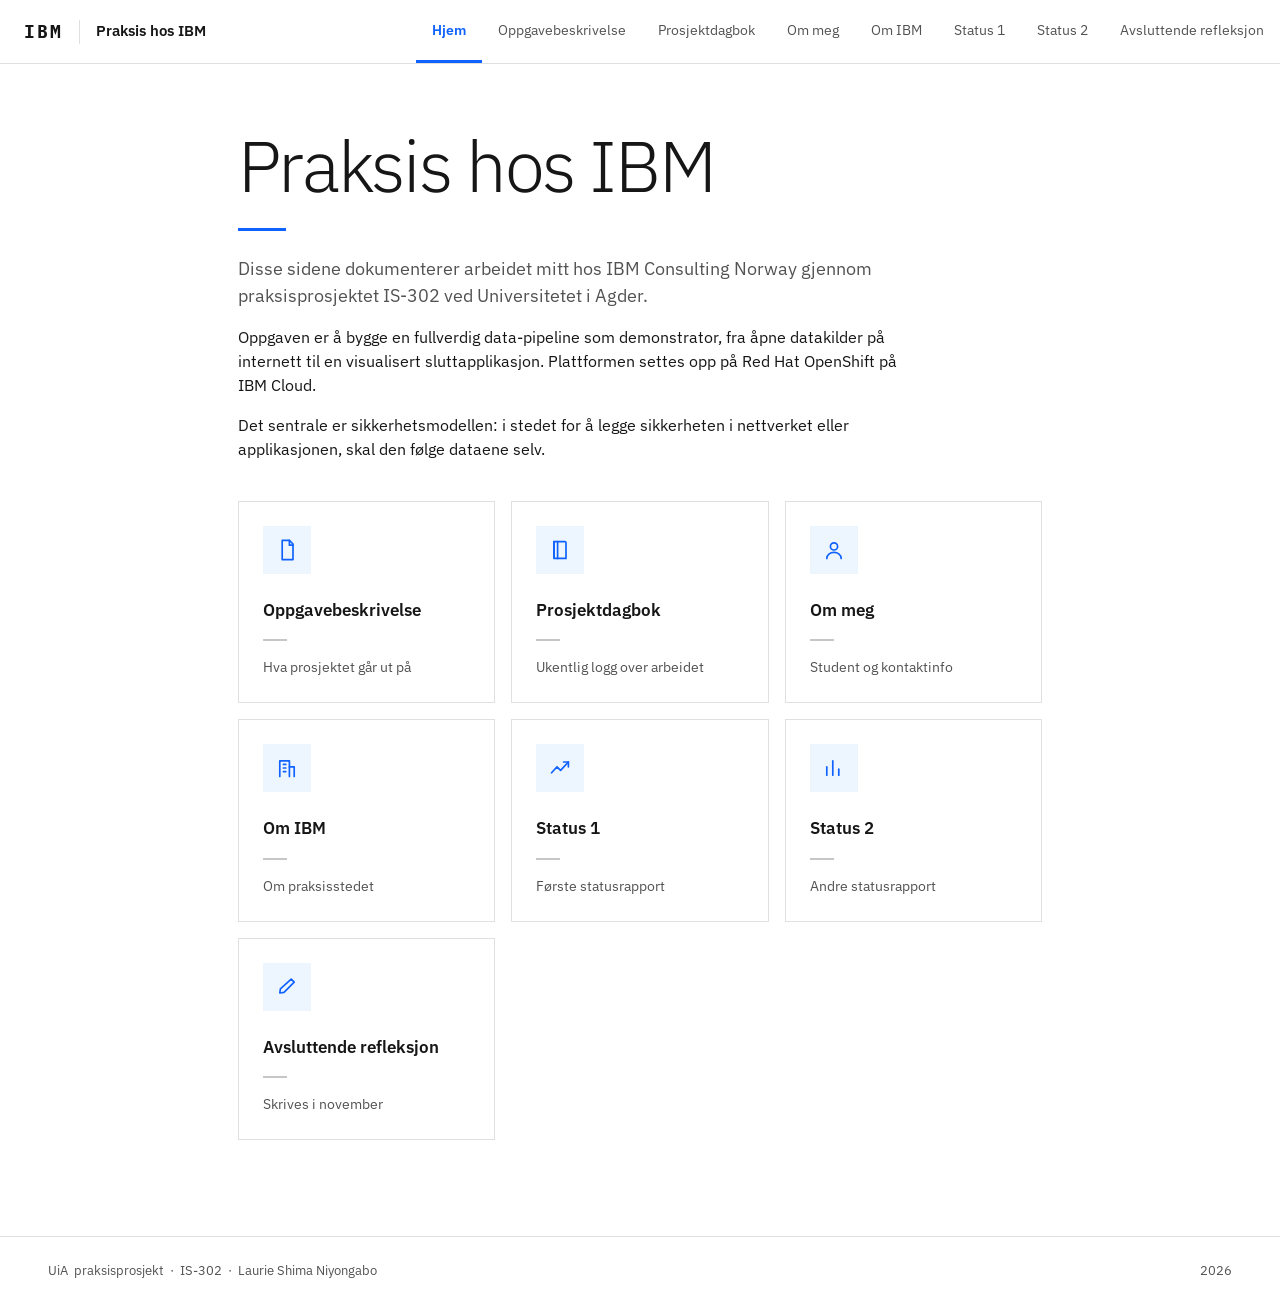
<file: index.html>
<!DOCTYPE html>
<html lang="no">
<head>
<meta charset="utf-8">
<meta name="viewport" content="width=device-width, initial-scale=1">
<title>Hjem – Praksis hos IBM</title>
<meta name="description" content="IS-302 Praksisprosjekt hos IBM Consulting Norway, høsten 2026.">
<link rel="preconnect" href="https://fonts.googleapis.com">
<link rel="preconnect" href="https://fonts.gstatic.com" crossorigin>
<link href="https://fonts.googleapis.com/css2?family=IBM+Plex+Mono:wght@400;700&family=IBM+Plex+Sans:wght@300;400;600&display=swap" rel="stylesheet">
<link rel="stylesheet" href="styles.css">
</head>
<body>

<a class="skip-link" href="#innhold">Hopp til innhold</a>

<!-- Toppmeny: lik på alle sider -->
<header class="masthead">
  <a class="masthead__brand" href="index.html">
    <span class="masthead__mark">IBM</span>
    <span class="masthead__divider"></span>
    <span class="masthead__title">Praksis hos IBM</span>
  </a>
  <nav class="mainnav" aria-label="Hovedmeny">
    <a href="index.html" aria-current="page">Hjem</a>
    <a href="oppgavebeskrivelse.html">Oppgavebeskrivelse</a>
    <a href="prosjektdagbok.html">Prosjektdagbok</a>
    <a href="om-meg.html">Om meg</a>
    <a href="om-ibm.html">Om IBM</a>
    <a href="status-1.html">Status 1</a>
    <a href="status-2.html">Status 2</a>
    <a href="refleksjon.html">Avsluttende refleksjon</a>
  </nav>
</header>

<main class="content" id="innhold">
  <h1 class="page-title">Praksis hos IBM</h1>
  <div class="rule"></div>
  <p class="lede">Disse sidene dokumenterer arbeidet mitt hos IBM Consulting Norway gjennom praksisprosjektet IS-302 ved Universitetet i Agder.</p>

  <p>Oppgaven er å bygge en fullverdig data-pipeline som demonstrator, fra åpne datakilder på internett til en visualisert sluttapplikasjon. Plattformen settes opp på Red Hat OpenShift på IBM Cloud.</p>

  <p>Det sentrale er sikkerhetsmodellen: i stedet for å legge sikkerheten i nettverket eller applikasjonen, skal den følge dataene selv.</p>

  <div class="cards">
    <a class="card" href="oppgavebeskrivelse.html">
      <span class="card__icon"><svg width="24" height="24" viewBox="0 0 20 20" fill="none" stroke="currentColor" stroke-width="1.4" stroke-linecap="round" stroke-linejoin="round" aria-hidden="true"><path d="M6 2h6l3 3v13H6V2Z"/><path d="M12 2v4h3"/></svg></span>
      <h2 class="card__title">Oppgavebeskrivelse</h2>
      <span class="card__rule"></span>
      <span class="card__meta">Hva prosjektet går ut på</span>
    </a>
    <a class="card" href="prosjektdagbok.html">
      <span class="card__icon"><svg width="24" height="24" viewBox="0 0 20 20" fill="none" stroke="currentColor" stroke-width="1.4" stroke-linecap="round" stroke-linejoin="round" aria-hidden="true"><path d="M5 3h9a1 1 0 0 1 1 1v13H6a1 1 0 0 1-1-1V3Z"/><path d="M5 3v14"/><path d="M8 3v14"/></svg></span>
      <h2 class="card__title">Prosjektdagbok</h2>
      <span class="card__rule"></span>
      <span class="card__meta">Ukentlig logg over arbeidet</span>
    </a>
    <a class="card" href="om-meg.html">
      <span class="card__icon"><svg width="24" height="24" viewBox="0 0 20 20" fill="none" stroke="currentColor" stroke-width="1.4" stroke-linecap="round" stroke-linejoin="round" aria-hidden="true"><circle cx="10" cy="7" r="3"/><path d="M4 17c0-3 2.7-5 6-5s6 2 6 5"/></svg></span>
      <h2 class="card__title">Om meg</h2>
      <span class="card__rule"></span>
      <span class="card__meta">Student og kontaktinfo</span>
    </a>
    <a class="card" href="om-ibm.html">
      <span class="card__icon"><svg width="24" height="24" viewBox="0 0 20 20" fill="none" stroke="currentColor" stroke-width="1.4" stroke-linecap="round" stroke-linejoin="round" aria-hidden="true"><path d="M4 17V4h8v13"/><path d="M12 9h4v8"/><path d="M7 7h2M7 10h2M7 13h2"/></svg></span>
      <h2 class="card__title">Om IBM</h2>
      <span class="card__rule"></span>
      <span class="card__meta">Om praksisstedet</span>
    </a>
    <a class="card" href="status-1.html">
      <span class="card__icon"><svg width="24" height="24" viewBox="0 0 20 20" fill="none" stroke="currentColor" stroke-width="1.4" stroke-linecap="round" stroke-linejoin="round" aria-hidden="true"><path d="M3 14l4.5-5 3 3L17 5"/><path d="M13 5h4v4"/></svg></span>
      <h2 class="card__title">Status 1</h2>
      <span class="card__rule"></span>
      <span class="card__meta">Første statusrapport</span>
    </a>
    <a class="card" href="status-2.html">
      <span class="card__icon"><svg width="24" height="24" viewBox="0 0 20 20" fill="none" stroke="currentColor" stroke-width="1.4" stroke-linecap="round" stroke-linejoin="round" aria-hidden="true"><path d="M4 16V9"/><path d="M9 16V4"/><path d="M14 16v-5"/></svg></span>
      <h2 class="card__title">Status 2</h2>
      <span class="card__rule"></span>
      <span class="card__meta">Andre statusrapport</span>
    </a>
    <a class="card" href="refleksjon.html">
      <span class="card__icon"><svg width="24" height="24" viewBox="0 0 20 20" fill="none" stroke="currentColor" stroke-width="1.4" stroke-linecap="round" stroke-linejoin="round" aria-hidden="true"><path d="M13.5 3.5 16 6l-8.5 8.5L4 15l.5-3.5 9-8Z"/></svg></span>
      <h2 class="card__title">Avsluttende refleksjon</h2>
      <span class="card__rule"></span>
      <span class="card__meta">Skrives i november</span>
    </a>
  </div>
</main>

<footer class="footer">
  <span>UiA &nbsp;praksisprosjekt &nbsp;·&nbsp; IS-302 &nbsp;·&nbsp; Laurie Shima Niyongabo</span>
  <span>2026</span>
</footer>

</body>
</html>
</file>
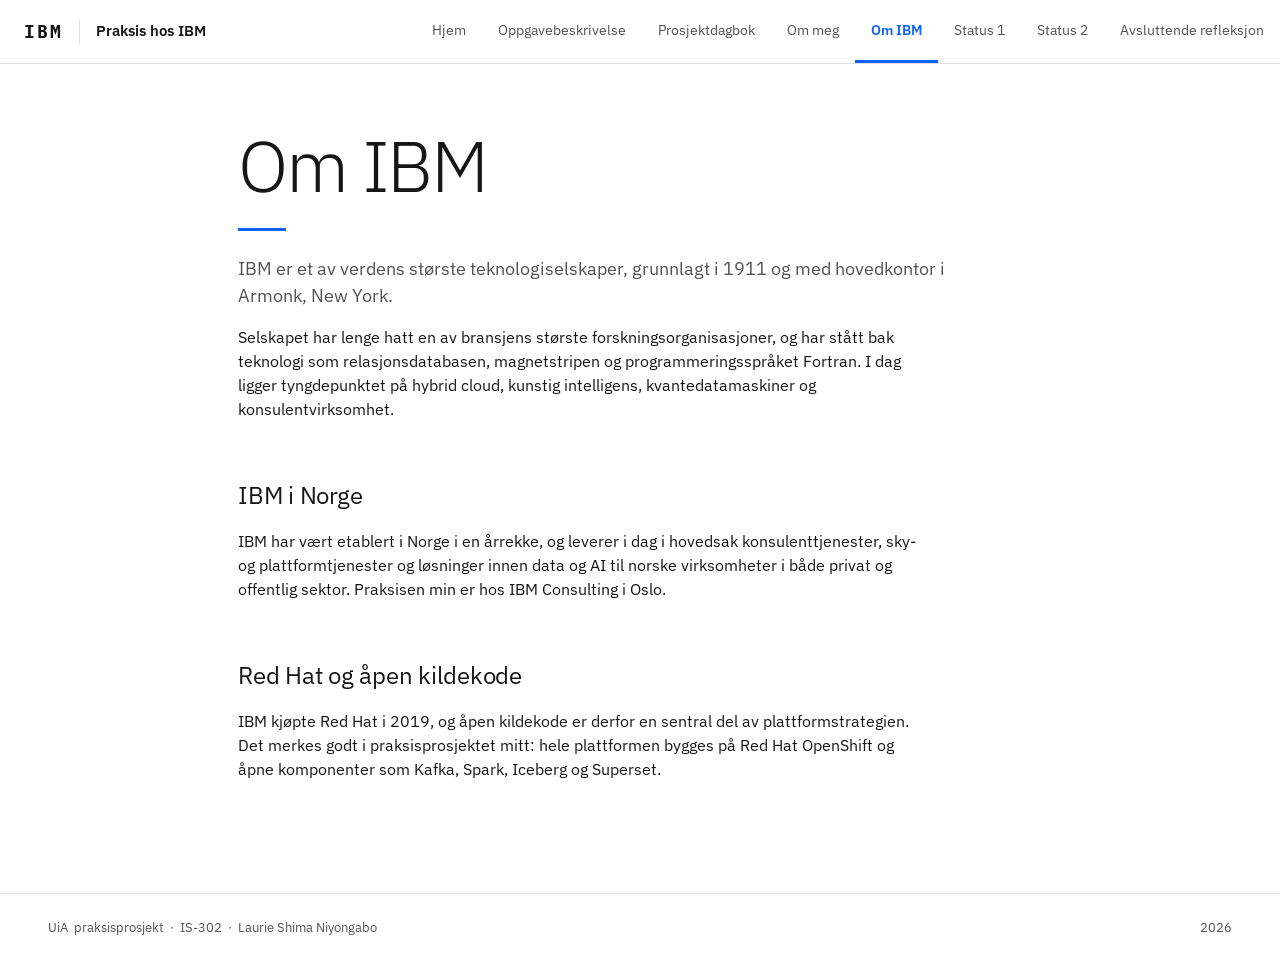
<file: om-ibm.html>
<!DOCTYPE html>
<html lang="no">
<head>
<meta charset="utf-8">
<meta name="viewport" content="width=device-width, initial-scale=1">
<title>Om IBM – Praksis hos IBM</title>
<meta name="description" content="Om IBM og IBM Norge, praksisstedet for IS-302 praksisprosjekt.">
<link rel="preconnect" href="https://fonts.googleapis.com">
<link rel="preconnect" href="https://fonts.gstatic.com" crossorigin>
<link href="https://fonts.googleapis.com/css2?family=IBM+Plex+Mono:wght@400;700&family=IBM+Plex+Sans:wght@300;400;600&display=swap" rel="stylesheet">
<link rel="stylesheet" href="styles.css">
</head>
<body>

<a class="skip-link" href="#innhold">Hopp til innhold</a>

<!-- Toppmeny: lik på alle sider -->
<header class="masthead">
  <a class="masthead__brand" href="index.html">
    <span class="masthead__mark">IBM</span>
    <span class="masthead__divider"></span>
    <span class="masthead__title">Praksis hos IBM</span>
  </a>
  <nav class="mainnav" aria-label="Hovedmeny">
    <a href="index.html">Hjem</a>
    <a href="oppgavebeskrivelse.html">Oppgavebeskrivelse</a>
    <a href="prosjektdagbok.html">Prosjektdagbok</a>
    <a href="om-meg.html">Om meg</a>
    <a href="om-ibm.html" aria-current="page">Om IBM</a>
    <a href="status-1.html">Status 1</a>
    <a href="status-2.html">Status 2</a>
    <a href="refleksjon.html">Avsluttende refleksjon</a>
  </nav>
</header>

<main class="content" id="innhold">
  <h1 class="page-title">Om IBM</h1>
  <div class="rule"></div>
  <p class="lede">IBM er et av verdens største teknologiselskaper, grunnlagt i 1911 og med hovedkontor i Armonk, New York.</p>

  <p>Selskapet har lenge hatt en av bransjens største forskningsorganisasjoner, og har stått bak teknologi som relasjonsdatabasen, magnetstripen og programmeringsspråket Fortran. I dag ligger tyngdepunktet på hybrid cloud, kunstig intelligens, kvantedatamaskiner og konsulentvirksomhet.</p>

  <h2 class="section-title">IBM i Norge</h2>
  <p>IBM har vært etablert i Norge i en årrekke, og leverer i dag i hovedsak konsulenttjenester, sky- og plattformtjenester og løsninger innen data og AI til norske virksomheter i både privat og offentlig sektor. Praksisen min er hos IBM Consulting i Oslo.</p>

  <h2 class="section-title">Red Hat og åpen kildekode</h2>
  <p>IBM kjøpte Red Hat i 2019, og åpen kildekode er derfor en sentral del av plattformstrategien. Det merkes godt i praksisprosjektet mitt: hele plattformen bygges på Red Hat OpenShift og åpne komponenter som Kafka, Spark, Iceberg og Superset.</p>
</main>

<footer class="footer">
  <span>UiA &nbsp;praksisprosjekt &nbsp;·&nbsp; IS-302 &nbsp;·&nbsp; Laurie Shima Niyongabo</span>
  <span>2026</span>
</footer>

</body>
</html>
</file>
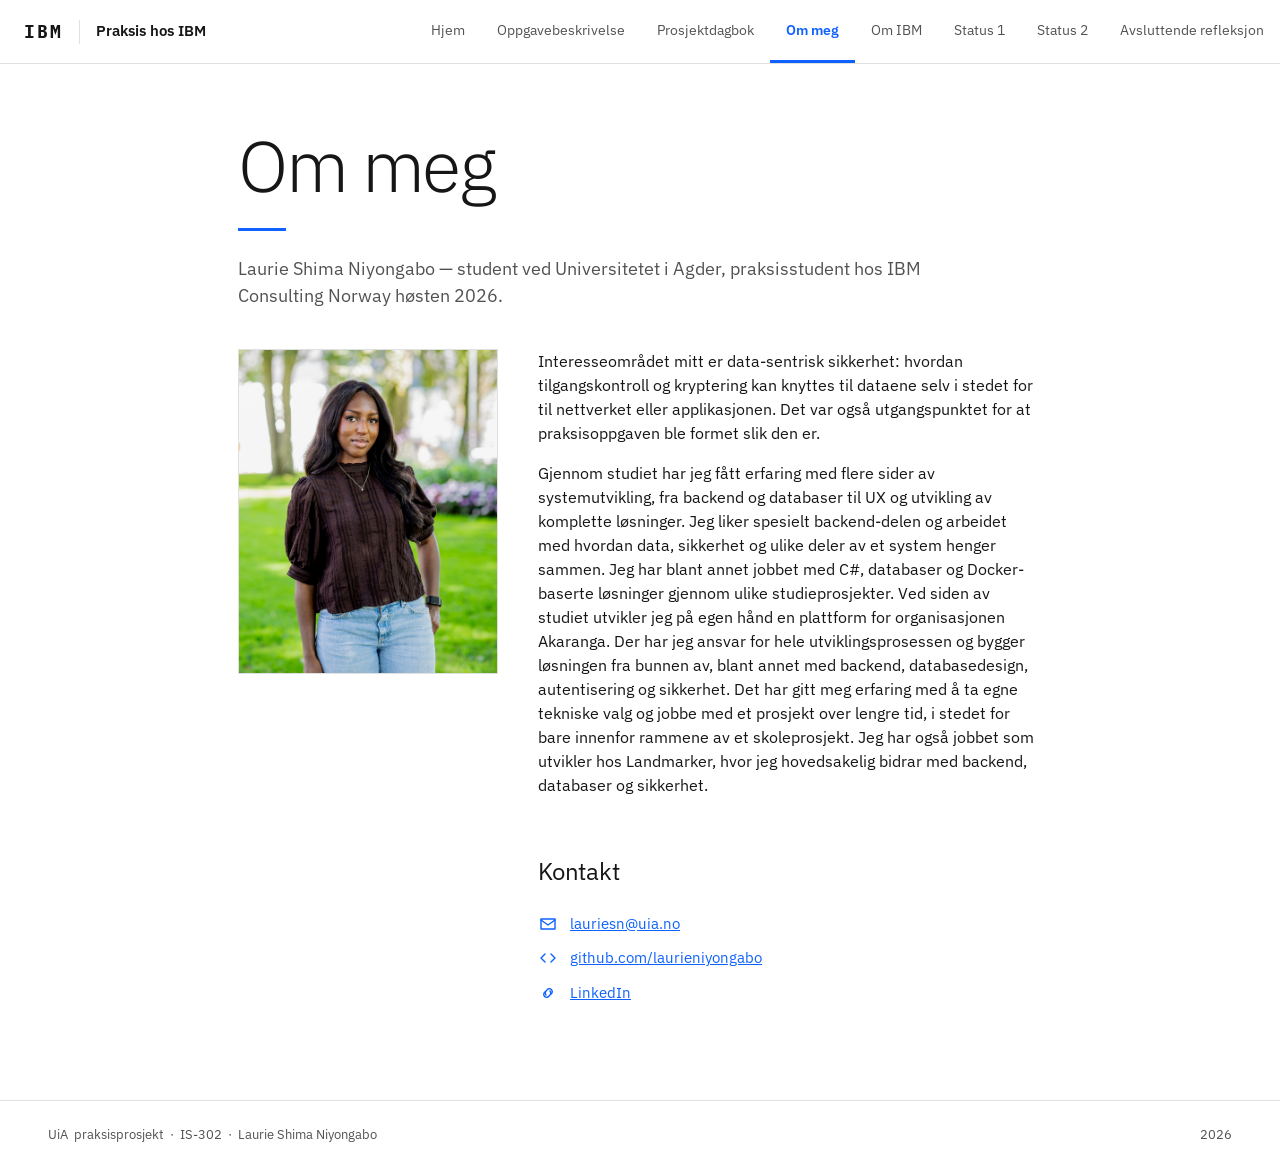
<file: om-meg.html>
<!DOCTYPE html>
<html lang="no">
<head>
<meta charset="utf-8">
<meta name="viewport" content="width=device-width, initial-scale=1">
<title>Om meg – Praksis hos IBM</title>
<meta name="description" content="Om Laurie Shima Niyongabo, praksisstudent hos IBM Consulting Norway.">
<link rel="preconnect" href="https://fonts.googleapis.com">
<link rel="preconnect" href="https://fonts.gstatic.com" crossorigin>
<link href="https://fonts.googleapis.com/css2?family=IBM+Plex+Mono:wght@400;700&family=IBM+Plex+Sans:wght@300;400;600&display=swap" rel="stylesheet">
<link rel="stylesheet" href="styles.css">
</head>
<body>

<a class="skip-link" href="#innhold">Hopp til innhold</a>

<!-- Toppmeny: lik på alle sider -->
<header class="masthead">
  <a class="masthead__brand" href="index.html">
    <span class="masthead__mark">IBM</span>
    <span class="masthead__divider"></span>
    <span class="masthead__title">Praksis hos IBM</span>
  </a>
  <nav class="mainnav" aria-label="Hovedmeny">
    <a href="index.html">Hjem</a>
    <a href="oppgavebeskrivelse.html">Oppgavebeskrivelse</a>
    <a href="prosjektdagbok.html">Prosjektdagbok</a>
    <a href="om-meg.html" aria-current="page">Om meg</a>
    <a href="om-ibm.html">Om IBM</a>
    <a href="status-1.html">Status 1</a>
    <a href="status-2.html">Status 2</a>
    <a href="refleksjon.html">Avsluttende refleksjon</a>
  </nav>
</header>

<main class="content" id="innhold">
  <h1 class="page-title">Om meg</h1>
  <div class="rule"></div>
  <p class="lede">Laurie Shima Niyongabo — student ved Universitetet i Agder, praksisstudent hos IBM Consulting Norway høsten 2026.</p>

  <div class="profile">
    <!-- Bytt ut bildet i mappa bilder/ med ditt eget, samme filnavn -->
    <img class="profile__photo" src="bilder/portrett.png" alt="Portrett av Laurie Shima Niyongabo">
    <div>
      <p>Interesseområdet mitt er data-sentrisk sikkerhet: hvordan tilgangskontroll og kryptering kan knyttes til dataene selv i stedet for til nettverket eller applikasjonen. Det var også utgangspunktet for at praksisoppgaven ble formet slik den er.</p>
      <p>Gjennom studiet har jeg fått erfaring med flere sider av systemutvikling, fra backend og databaser til UX og utvikling av komplette løsninger. Jeg liker spesielt backend-delen og arbeidet med hvordan data, sikkerhet og ulike deler av et system henger sammen. Jeg har blant annet jobbet med C#, databaser og Docker-baserte løsninger gjennom ulike studieprosjekter.

Ved siden av studiet utvikler jeg på egen hånd en plattform for organisasjonen Akaranga. Der har jeg ansvar for hele utviklingsprosessen og bygger løsningen fra bunnen av, blant annet med backend, databasedesign, autentisering og sikkerhet. Det har gitt meg erfaring med å ta egne tekniske valg og jobbe med et prosjekt over lengre tid, i stedet for bare innenfor rammene av et skoleprosjekt. Jeg har også jobbet som utvikler hos Landmarker, hvor jeg hovedsakelig bidrar med backend, databaser og sikkerhet.</p>
      <h2 class="section-title">Kontakt</h2>
      <ul class="linklist">
        <li><svg width="20" height="20" viewBox="0 0 20 20" fill="none" stroke="currentColor" stroke-width="1.4" stroke-linecap="round" stroke-linejoin="round" aria-hidden="true"><rect x="3" y="5" width="14" height="10"/><path d="m3 6 7 5 7-5"/></svg><a href="mailto:lauriesn@uia.no">lauriesn@uia.no</a></li>
        <li><svg width="20" height="20" viewBox="0 0 20 20" fill="none" stroke="currentColor" stroke-width="1.4" stroke-linecap="round" stroke-linejoin="round" aria-hidden="true"><path d="M7 6 3 10l4 4"/><path d="m13 6 4 4-4 4"/></svg><a href="https://github.com/laurieniyongabo">github.com/laurieniyongabo</a></li>
        <li><svg width="20" height="20" viewBox="0 0 20 20" fill="none" stroke="currentColor" stroke-width="1.4" stroke-linecap="round" stroke-linejoin="round" aria-hidden="true"><path d="M8 12a3 3 0 0 1 0-4l2-2a3 3 0 0 1 4 4l-1 1"/><path d="M12 8a3 3 0 0 1 0 4l-2 2a3 3 0 0 1-4-4l1-1"/></svg><a href="https://www.linkedin.com/in/laurie-shima-niyongabo-3408b9352/">LinkedIn</a></li>
      </ul>
    </div>
  </div>
</main>

<footer class="footer">
  <span>UiA &nbsp;praksisprosjekt &nbsp;·&nbsp; IS-302 &nbsp;·&nbsp; Laurie Shima Niyongabo</span>
  <span>2026</span>
</footer>

</body>
</html>
</file>
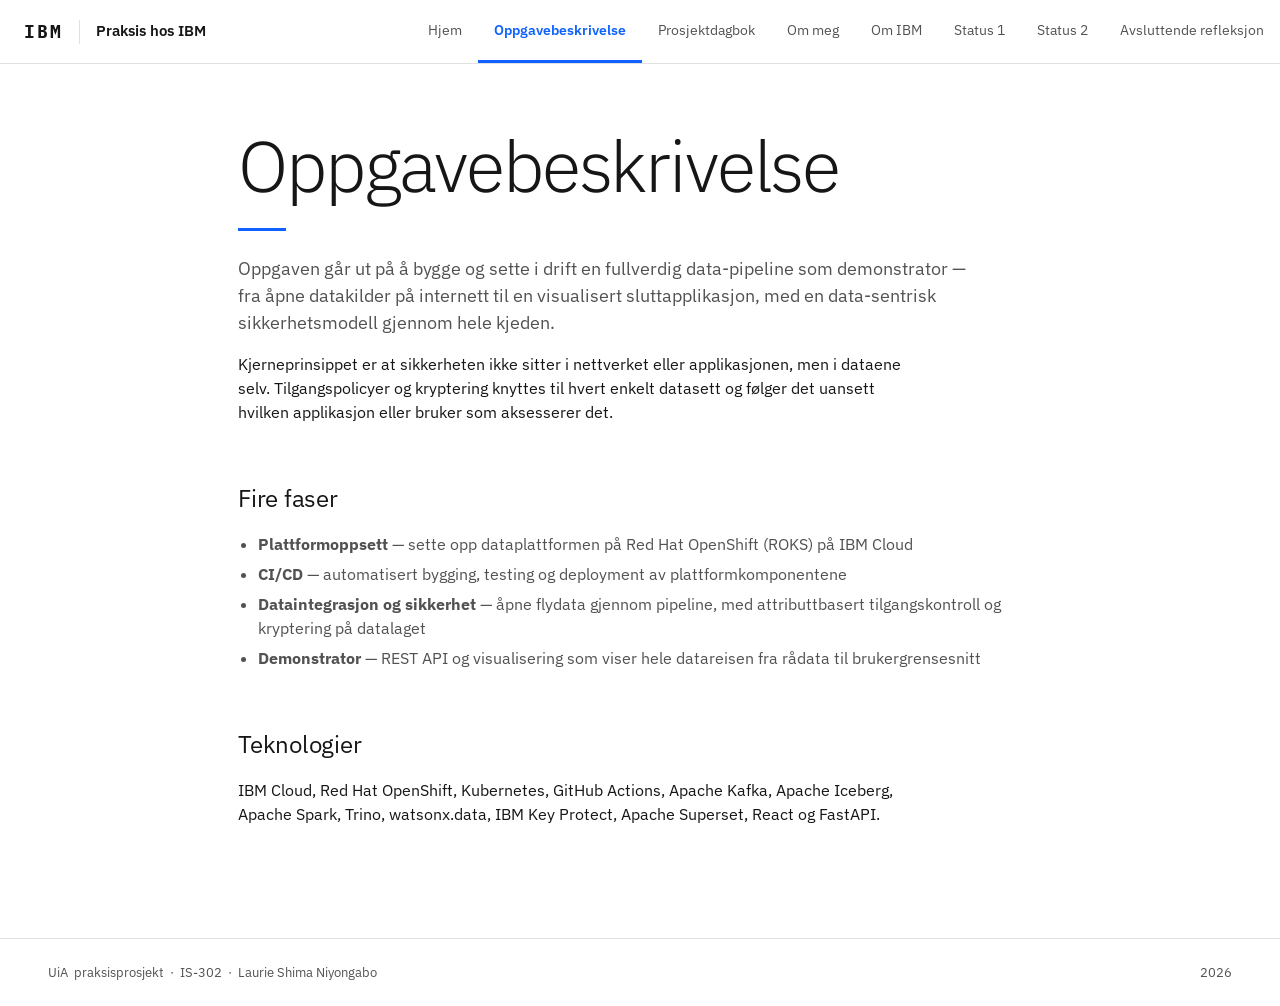
<file: oppgavebeskrivelse.html>
<!DOCTYPE html>
<html lang="no">
<head>
<meta charset="utf-8">
<meta name="viewport" content="width=device-width, initial-scale=1">
<title>Oppgavebeskrivelse – Praksis hos IBM</title>
<meta name="description" content="Oppgavebeskrivelse for IS-302 praksisprosjekt hos IBM Consulting Norway.">
<link rel="preconnect" href="https://fonts.googleapis.com">
<link rel="preconnect" href="https://fonts.gstatic.com" crossorigin>
<link href="https://fonts.googleapis.com/css2?family=IBM+Plex+Mono:wght@400;700&family=IBM+Plex+Sans:wght@300;400;600&display=swap" rel="stylesheet">
<link rel="stylesheet" href="styles.css">
</head>
<body>

<a class="skip-link" href="#innhold">Hopp til innhold</a>

<!-- Toppmeny: lik på alle sider -->
<header class="masthead">
  <a class="masthead__brand" href="index.html">
    <span class="masthead__mark">IBM</span>
    <span class="masthead__divider"></span>
    <span class="masthead__title">Praksis hos IBM</span>
  </a>
  <nav class="mainnav" aria-label="Hovedmeny">
    <a href="index.html">Hjem</a>
    <a href="oppgavebeskrivelse.html" aria-current="page">Oppgavebeskrivelse</a>
    <a href="prosjektdagbok.html">Prosjektdagbok</a>
    <a href="om-meg.html">Om meg</a>
    <a href="om-ibm.html">Om IBM</a>
    <a href="status-1.html">Status 1</a>
    <a href="status-2.html">Status 2</a>
    <a href="refleksjon.html">Avsluttende refleksjon</a>
  </nav>
</header>

<main class="content" id="innhold">
  <h1 class="page-title">Oppgavebeskrivelse</h1>
  <div class="rule"></div>
  <p class="lede">Oppgaven går ut på å bygge og sette i drift en fullverdig data-pipeline som demonstrator — fra åpne datakilder på internett til en visualisert sluttapplikasjon, med en data-sentrisk sikkerhetsmodell gjennom hele kjeden.</p>

  <p>Kjerneprinsippet er at sikkerheten ikke sitter i nettverket eller applikasjonen, men i dataene selv. Tilgangspolicyer og kryptering knyttes til hvert enkelt datasett og følger det uansett hvilken applikasjon eller bruker som aksesserer det.</p>

  <h2 class="section-title">Fire faser</h2>
  <ul class="checklist">
    <li><strong>Plattformoppsett</strong> — sette opp dataplattformen på Red Hat OpenShift (ROKS) på IBM Cloud</li>
    <li><strong>CI/CD</strong> — automatisert bygging, testing og deployment av plattformkomponentene</li>
    <li><strong>Dataintegrasjon og sikkerhet</strong> — åpne flydata gjennom pipeline, med attributtbasert tilgangskontroll og kryptering på datalaget</li>
    <li><strong>Demonstrator</strong> — REST API og visualisering som viser hele datareisen fra rådata til brukergrensesnitt</li>
  </ul>

  <h2 class="section-title">Teknologier</h2>
  <p>IBM Cloud, Red Hat OpenShift, Kubernetes, GitHub Actions, Apache Kafka, Apache Iceberg, Apache Spark, Trino, watsonx.data, IBM Key Protect, Apache Superset, React og FastAPI.</p>
</main>

<footer class="footer">
  <span>UiA &nbsp;praksisprosjekt &nbsp;·&nbsp; IS-302 &nbsp;·&nbsp; Laurie Shima Niyongabo</span>
  <span>2026</span>
</footer>

</body>
</html>
</file>
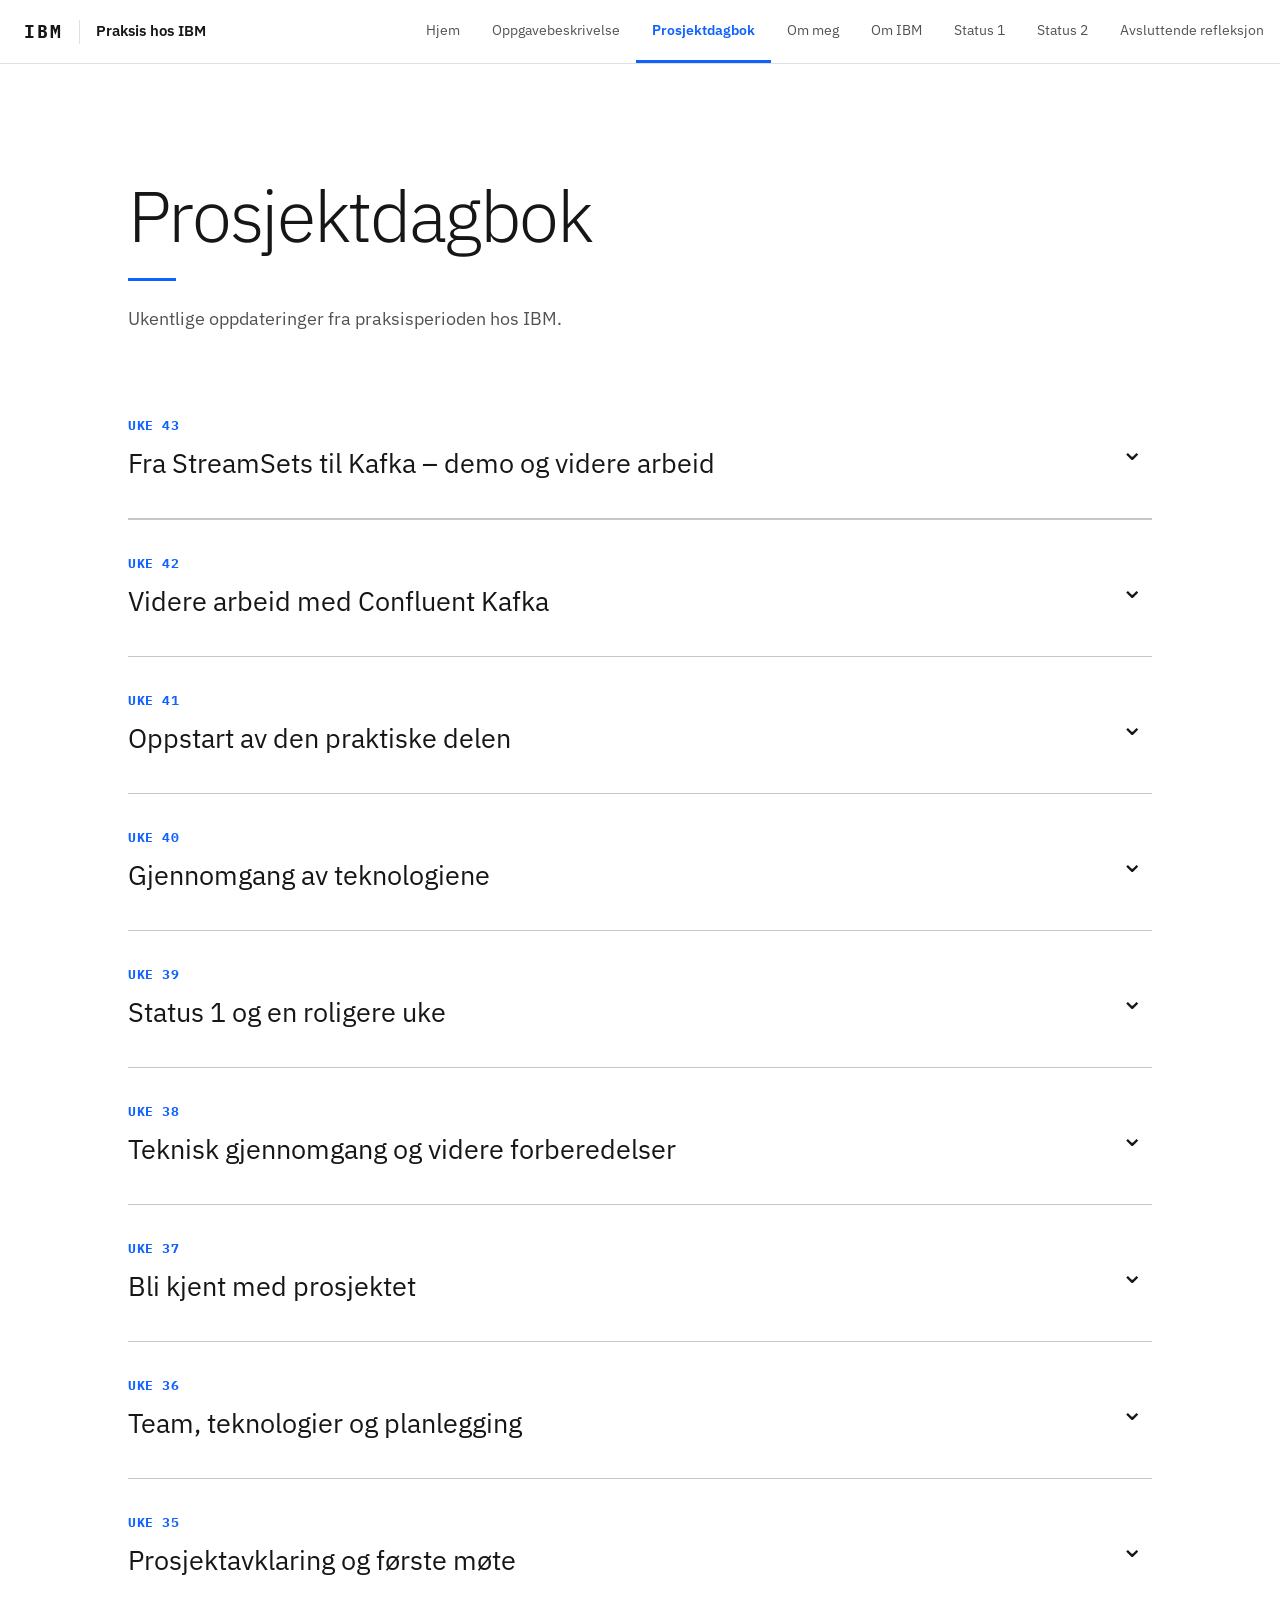
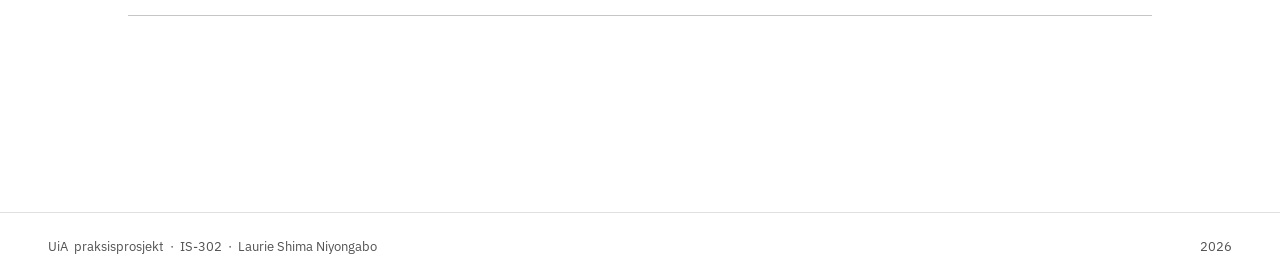
<file: prosjektdagbok.html>
<!DOCTYPE html>
<html lang="no">
<head>
<meta charset="utf-8">
<meta name="viewport" content="width=device-width, initial-scale=1">
<title>Prosjektdagbok – Praksis hos IBM</title>
<meta name="description" content="Ukentlig prosjektdagbok for IS-302 praksisprosjekt hos IBM.">
<link rel="preconnect" href="https://fonts.googleapis.com">
<link rel="preconnect" href="https://fonts.gstatic.com" crossorigin>
<link href="https://fonts.googleapis.com/css2?family=IBM+Plex+Mono:wght@400;700&family=IBM+Plex+Sans:wght@300;400;600&display=swap" rel="stylesheet">
<link rel="stylesheet" href="styles.css">
</head>
<body>

<a class="skip-link" href="#innhold">Hopp til innhold</a>

<!-- Toppmeny: lik på alle sider -->
<header class="masthead">
  <a class="masthead__brand" href="index.html">
    <span class="masthead__mark">IBM</span>
    <span class="masthead__divider"></span>
    <span class="masthead__title">Praksis hos IBM</span>
  </a>
  <nav class="mainnav" aria-label="Hovedmeny">
    <a href="index.html">Hjem</a>
    <a href="oppgavebeskrivelse.html">Oppgavebeskrivelse</a>
    <a href="prosjektdagbok.html" aria-current="page">Prosjektdagbok</a>
    <a href="om-meg.html">Om meg</a>
    <a href="om-ibm.html">Om IBM</a>
    <a href="status-1.html">Status 1</a>
    <a href="status-2.html">Status 2</a>
    <a href="refleksjon.html">Avsluttende refleksjon</a>
  </nav>
</header>

<main class="content diary-page" id="innhold">

  <section class="diary-hero">
    <h1 class="page-title">Prosjektdagbok</h1>
    <div class="rule"></div>
    <p class="lede">
      Ukentlige oppdateringer fra praksisperioden hos IBM.
    </p>
  </section>


<!-- UKE 43 -->
<details class="diary-entry">
  <summary>
    <span class="diary-week">UKE 43</span>
    <h2>Fra StreamSets til Kafka – demo og videre arbeid</h2>
  </summary>

  <div class="diary-content">
    <p>
      Denne uken har jeg jobbet videre med dataflyten mellom StreamSets og
      Confluent Kafka. Jeg har videreutviklet pipelinen, opprettet et Kafka-topic
      og konfigurert Avro og Schema Registry for å sikre riktig struktur på
      dataene. Etter en del testing og feilsøking fikk jeg bekreftet at flydataene
      fra OpenSky ble behandlet og sendt videre til Kafka uten feil. Det var gøy
      å se at flere av komponentene jeg har jobbet med endelig fungerte sammen.
    </p>

    <p>
      Jeg har også jobbet videre med lagring i watsonx.data, hvor jeg har
      opprettet en Iceberg-tabell for flydataene. Mye av arbeidet har gått til
      å forstå hvordan de ulike teknologiene henger sammen, og neste steg blir
      å koble Kafka til Iceberg. Jeg fikk også holdt en demo for resten av teamet,
      hvor jeg viste frem hva jeg har fått til så langt og forklarte dataflyten.
      Denne uken deltok jeg også på RefreshIT ved UiA, hvor vi fikk møte aktuelle
      bedrifter og høre om mulige bachelorprosjekter. Det var spennende å se
      hvilke muligheter som finnes videre etter praksisperioden. I tillegg har
      jeg forresten jobbet fra hjemmekontor i Frankrike, så det har vært en litt
      annerledes arbeidshverdag enn vanlig!
    </p>


      <div class="week43-images">
        <figure>
          <img src="status-2-assets/streamsets-preview.png"
               alt="StreamSets-pipelinen og forhåndsvisning av flydata"
               loading="lazy">
          <figcaption>Fra StreamSets til Kafka</figcaption>
        </figure>

        <figure>
          <img src="status-2-assets/uke43-refreshit.JPG"
               alt="RefreshIT ved UiA"
               loading="lazy">
          <figcaption>RefreshIT 2026</figcaption>
        </figure>

        <figure> 
          <img src="status-2-assets/uke43-frankrike.JPG"
               alt="Hjemmekontor i Frankrike"
               loading="lazy">
          <figcaption>Hjemmekontor fra Frankrike</figcaption>
        </figure>  
      </div>
    </div>
  </div>
</details>

  <section class="diary-list">
    <!-- UKE 42 -->
    <details class="diary-entry">
      <summary>
        <span class="diary-week">UKE 42</span>
        <h2>Videre arbeid med Confluent Kafka</h2>
      </summary>

      <div class="diary-content">
        <p>
          Denne uken har jeg jobbet videre med å forstå hvordan StreamSets skal kobles til
          Confluent Kafka, som er neste del av dataflyten i prosjektet. Jeg har fått en
          gjennomgang av hvordan Confluent er satt opp i testmiljøet, og brukt tid på å
          utforske løsningen selv for å bli bedre kjent med konfigurasjonen.
        </p>
        <p>
          Jeg har blant annet lært mer om hvordan Kafka bruker brokere til å ta imot og
          videreformidle data. I vårt miljø kjører Confluent direkte på OpenShift, og vi
          bruker interne endepunkter i stedet for å eksponere brokerne på internett.
          Jeg har også sett nærmere på hvordan watsonx.data inngår i integrasjonen
          mellom tjenestene. Det er flere innstillinger som må være riktige for at
          komponentene skal kunne kommunisere med hverandre.
        </p>
        <p>
          En viktig del av arbeidet har vært å forstå oppsettet som allerede er gjort,
          og prøve å gjenskape deler av det selv. Jeg har også brukt tid på å lese om
          Kafka og Confluent, siden dette er teknologier jeg ikke har jobbet særlig
          mye med tidligere. Det har vært nyttig å se hvordan de brukes i et faktisk
          prosjekt, og ikke bare lese om dem i teorien.
        </p>
        <p>
          Veien videre er å få koblet StreamSets-pipelinen til Kafka, slik at flydataene
          fra OpenSky kan sendes videre i plattformen. Jeg skal også fortsette å sette
          meg inn i hvordan dataene kan lagres og behandles i de neste delene av løsningen.
        </p>
      </div>
    </details>

        <!-- UKE 41 -->
    <details class="diary-entry">
      <summary>
        <span class="diary-week">UKE 41</span>
        <h2>Oppstart av den praktiske delen</h2>
      </summary>

      <div class="diary-content">
        <p>
Denne uken er jeg på IBM-kontoret i tre dager, og vi har begynt å jobbe praktisk med IBM StreamSets for å komme i gang med den første delen av datapipelinen.

Mye av tiden har gått til å bli kjent med StreamSets, forstå hvordan det fungerer og prøve å få ting til å kjøre som de skal. Vi har støtt på flere problemer underveis, så det har blitt en del feilsøking og testing av ulike løsninger.

Vi har også jobbet med å sette opp konfigurasjoner til Confluent, som skal brukes videre i dataflyten.

Selv om vi ikke har kommet så langt med selve pipelinen ennå, har det vært lærerikt å jobbe med teknologiene i praksis. Det er en del forskjell på å lese om hvordan noe fungerer og å faktisk prøve å sette det opp selv.        </p>

        <figure class="diary-photo" style="max-width:680px;margin:24px 0;">
          <img src="status-2-assets/uke-41-pc.jpg" alt="Uke 41 – arbeid med StreamSets på IBM-kontoret." loading="lazy" style="display:block;width:100%;height:auto;border-radius:4px;">
          <figcaption style="margin-top:8px;font-size:0.9rem;color:#525252;">Uke 41 – arbeid med StreamSets på IBM-kontoret.</figcaption>
        </figure>
      </div>
    </details>

      <!-- UKE 40 -->
    <details class="diary-entry">
      <summary>
        <span class="diary-week">UKE 40</span>
        <h2>Gjennomgang av teknologiene</h2>
      </summary>

      <div class="diary-content">
        <p>
          Denne uken begynte vi å gå mer konkret gjennom teknologiene vi skal bruke i prosjektet. Det tekniske miljøet var nå satt opp med flere av programmene vi trenger, blant annet OpenShift, Data Fabric, Cloud Pak for Data, watsonx.data og Confluent.

Vi hadde også et møte hvor vi gikk gjennom hva de ulike teknologiene gjør, hvordan de henger sammen, og hvilken rolle de skal ha i løsningen vi skal bygge. Det var nyttig å få en bedre oversikt over teknologistacken, spesielt siden mye av dette er nytt for meg.

Nå som miljøet er satt opp, begynner vi også å nærme oss den praktiske delen av prosjektet.
        </p>

        <figure class="diary-photo" style="max-width:680px;margin:24px 0;">
          <img src="status-2-assets/uke-40-teams.jpg" alt="Uke 40 – digitalt møte med teamet." loading="lazy" style="display:block;width:100%;height:auto;border-radius:4px;">
          <figcaption style="margin-top:8px;font-size:0.9rem;color:#525252;">Uke 40 – digitalt møte med teamet.</figcaption>
        </figure>
      </div>
    </details>

    <!-- UKE 39 -->
    <details class="diary-entry">
      <summary>
        <span class="diary-week">UKE 39</span>
        <h2>Status 1 og en roligere uke</h2>
      </summary>

      <div class="diary-content">
        <p>
          Denne uken hadde vi ingen møter hos IBM, siden flere på teamet hadde 
          ferie. Jeg brukte derfor tiden på å ferdigstille Status 1 til UiA, hvor 
          jeg oppsummerte hva jeg hadde jobbet med og lært så langt i 
          praksisperioden. Vi hadde også en samling hvor vi presenterte statusen 
          vår og diskuterte erfaringer fra de ulike praksisplassene.
        </p>
      </div>
    </details>

    <!-- UKE 38 -->
    <details class="diary-entry">
      <summary>
        <span class="diary-week">UKE 38</span>
        <h2>Teknisk gjennomgang og videre forberedelser</h2>
      </summary>

      <div class="diary-content">
        <p>
          Denne uken hadde vi møte med de prosjektansvarlige, de andre på
          teamet og to personer fra den tekniske delen av IBM. Vi gikk mer
          detaljert gjennom teknologistacken og hvilke tilganger som må på
          plass. En av de tekniske ressursene hadde tidligere jobbet med et
          lignende prosjekt og viste oss løsningen sin og hvilke produkter
          han hadde brukt.
        </p>

        <p>
          Jeg har ellers fortsatt å gjøre meg kjent med IBM sine produkter
          og verktøy, blant annet IBM Bob, og jobbet videre med å forstå
          teknologiene og arkitekturen i prosjektet. Den praktiske
          implementeringen har ikke startet ennå, siden noen av tilgangene
          fortsatt må komme på plass.
        </p>
      </div>
    </details>

    <!-- UKE 37 -->
    <details class="diary-entry">
      <summary>
        <span class="diary-week">UKE 37</span>
        <h2>Bli kjent med prosjektet</h2>
      </summary>

      <div class="diary-content">
        <p>
          Denne uken har jeg hovedsakelig brukt tid på å sette meg bedre inn
          i prosjektet og de viktigste temaene. Jeg har blant annet lest mer
          om moderne dataplattformer, data pipelines og datasentrisk
          sikkerhet, spesielt Attribute-Based Access Control (ABAC).
        </p>

        <p>
          Det er mange nye teknologier og konsepter sammenlignet med det jeg
          tidligere har jobbet med på studiet, så mye av arbeidet nå handler
          om å forstå hvordan de ulike delene henger sammen. Arbeidet med å
          få nødvendige tilganger har også fortsatt.
        </p>
      </div>
    </details>

    <!-- UKE 36 -->
    <details class="diary-entry">
      <summary>
        <span class="diary-week">UKE 36</span>
        <h2>Team, teknologier og planlegging</h2>
      </summary>

      <div class="diary-content">
        <p>
          Denne uken møtte jeg resten av teamet og ble kjent med flere av
          personene som skal bidra i prosjektet. Vi gikk gjennom
          teknologistacken, den overordnede fremdriftsplanen og hvordan vi
          skal organisere faste møtepunkter gjennom praksisperioden.
        </p>

        <p>
          Vi brukte også en del tid på å avklare hvilke tilganger jeg trenger
          til IBM sine produkter og tjenester. Vi satte opp Slack og fikk på
          plass en tydeligere plan for kommunikasjon. Jeg fikk også flere
          dokumenter og presentasjoner fra lignende prosjekter som jeg kunne
          begynne å lese meg opp på.
        </p>
      </div>
    </details>

    <!-- UKE 35 -->
    <details class="diary-entry">
      <summary>
        <span class="diary-week">UKE 35</span>
        <h2>Prosjektavklaring og første møte</h2>
      </summary>

      <div class="diary-content">
        <p>
          Jeg var kort innom IBM-kontoret og møtte de to hovedansvarlige
          for prosjektet. Vi gikk gjennom prosjektets scope og konkretiserte
          prosjektbeskrivelsen, slik at det ble tydeligere hva jeg skal jobbe
          med gjennom praksisperioden. Etter møtet ble prosjektbeskrivelsen
          sendt til emneansvarlig ved UiA for godkjenning.
        </p>

        <p>
          Fokuset var først og fremst å få en bedre forståelse av prosjektet,
          forventningene og hva jeg skal jobbe med videre.
        </p>
      </div>
    </details>
  </section>

</main>

<footer class="footer">
  <span>UiA &nbsp;praksisprosjekt &nbsp;·&nbsp; IS-302 &nbsp;·&nbsp; Laurie Shima Niyongabo</span>
  <span>2026</span>
</footer>

</body>
</html>
</file>
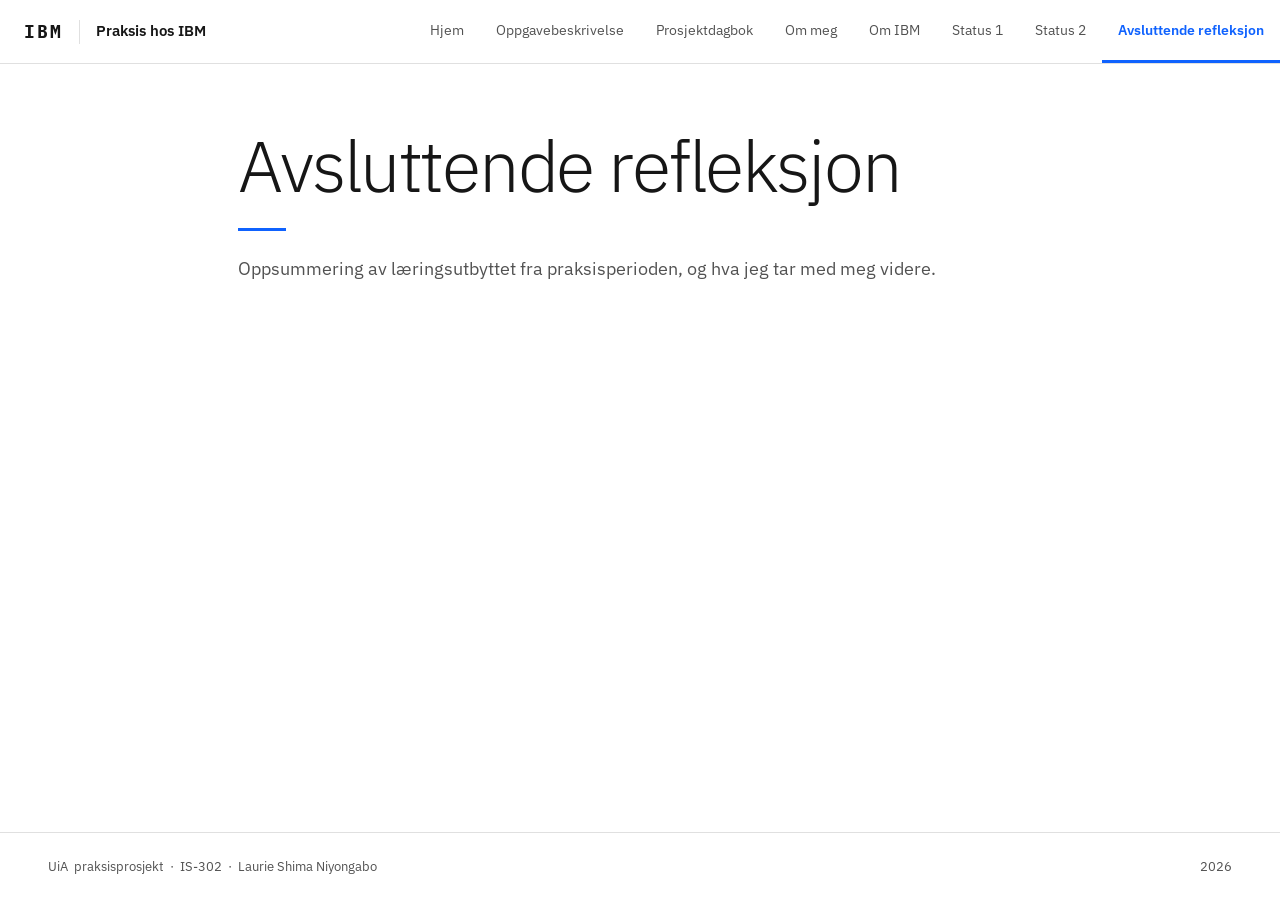
<file: refleksjon.html>
<!DOCTYPE html>
<html lang="no">
<head>
<meta charset="utf-8">
<meta name="viewport" content="width=device-width, initial-scale=1">
<title>Avsluttende refleksjon – Praksis hos IBM</title>
<meta name="description" content="Avsluttende refleksjonsnotat for IS-302 praksisprosjekt hos IBM.">
<link rel="preconnect" href="https://fonts.googleapis.com">
<link rel="preconnect" href="https://fonts.gstatic.com" crossorigin>
<link href="https://fonts.googleapis.com/css2?family=IBM+Plex+Mono:wght@400;700&family=IBM+Plex+Sans:wght@300;400;600&display=swap" rel="stylesheet">
<link rel="stylesheet" href="styles.css">
</head>
<body>

<a class="skip-link" href="#innhold">Hopp til innhold</a>

<!-- Toppmeny: lik på alle sider -->
<header class="masthead">
  <a class="masthead__brand" href="index.html">
    <span class="masthead__mark">IBM</span>
    <span class="masthead__divider"></span>
    <span class="masthead__title">Praksis hos IBM</span>
  </a>
  <nav class="mainnav" aria-label="Hovedmeny">
    <a href="index.html">Hjem</a>
    <a href="oppgavebeskrivelse.html">Oppgavebeskrivelse</a>
    <a href="prosjektdagbok.html">Prosjektdagbok</a>
    <a href="om-meg.html">Om meg</a>
    <a href="om-ibm.html">Om IBM</a>
    <a href="status-1.html">Status 1</a>
    <a href="status-2.html">Status 2</a>
    <a href="refleksjon.html" aria-current="page">Avsluttende refleksjon</a>
  </nav>
</header>

<main class="content" id="innhold">
  <h1 class="page-title">Avsluttende refleksjon</h1>
  <div class="rule"></div>
  <p class="lede">Oppsummering av læringsutbyttet fra praksisperioden, og hva jeg tar med meg videre.</p>

  <!-- MAL – fjern kommentartegnene og fyll inn:
  <h2 class="section-title">Læringsutbytte</h2>
  <p>Brødtekst her.</p>

  <h2 class="section-title">Hva jeg ville gjort annerledes</h2>
  <p>Brødtekst her.</p>

  <h2 class="section-title">Takk til bidragsytere</h2>
  <p>Brødtekst her.</p>
  -->
</main>

<footer class="footer">
  <span>UiA &nbsp;praksisprosjekt &nbsp;·&nbsp; IS-302 &nbsp;·&nbsp; Laurie Shima Niyongabo</span>
  <span>2026</span>
</footer>

</body>
</html>
</file>
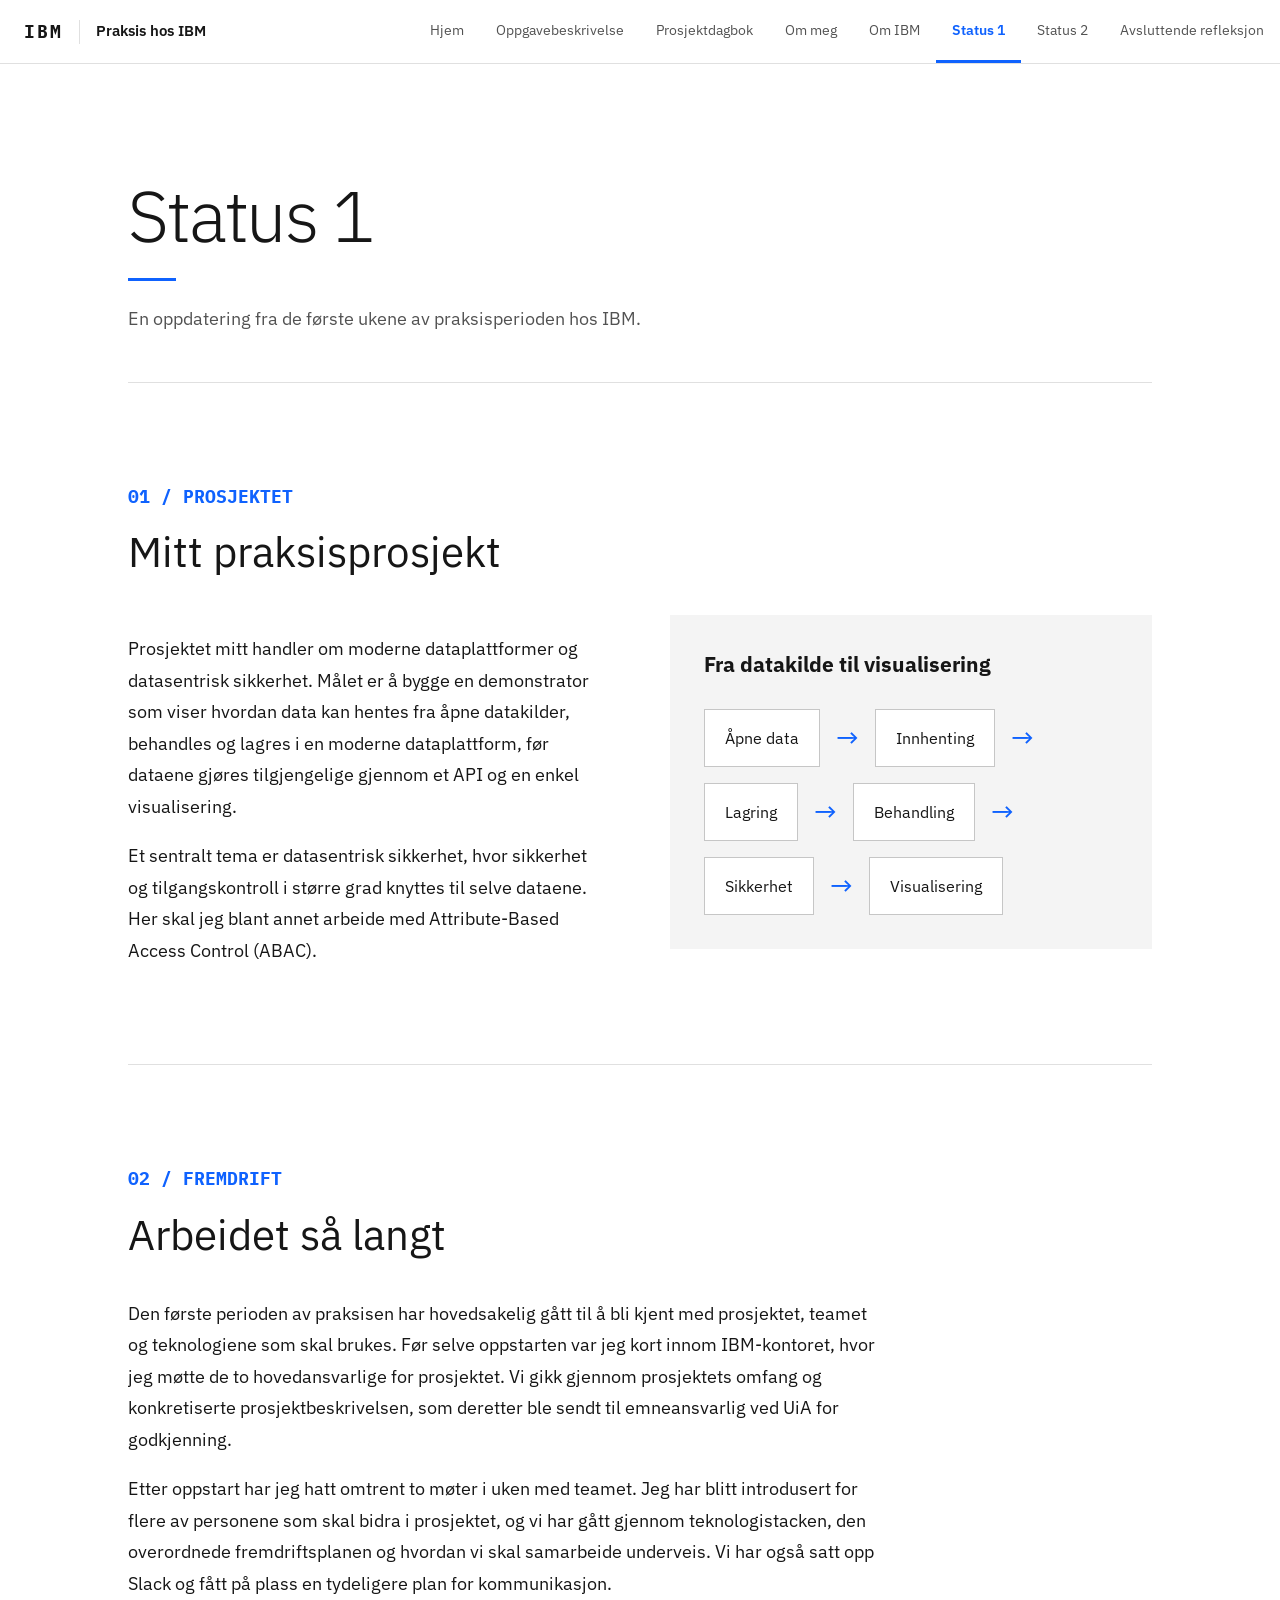
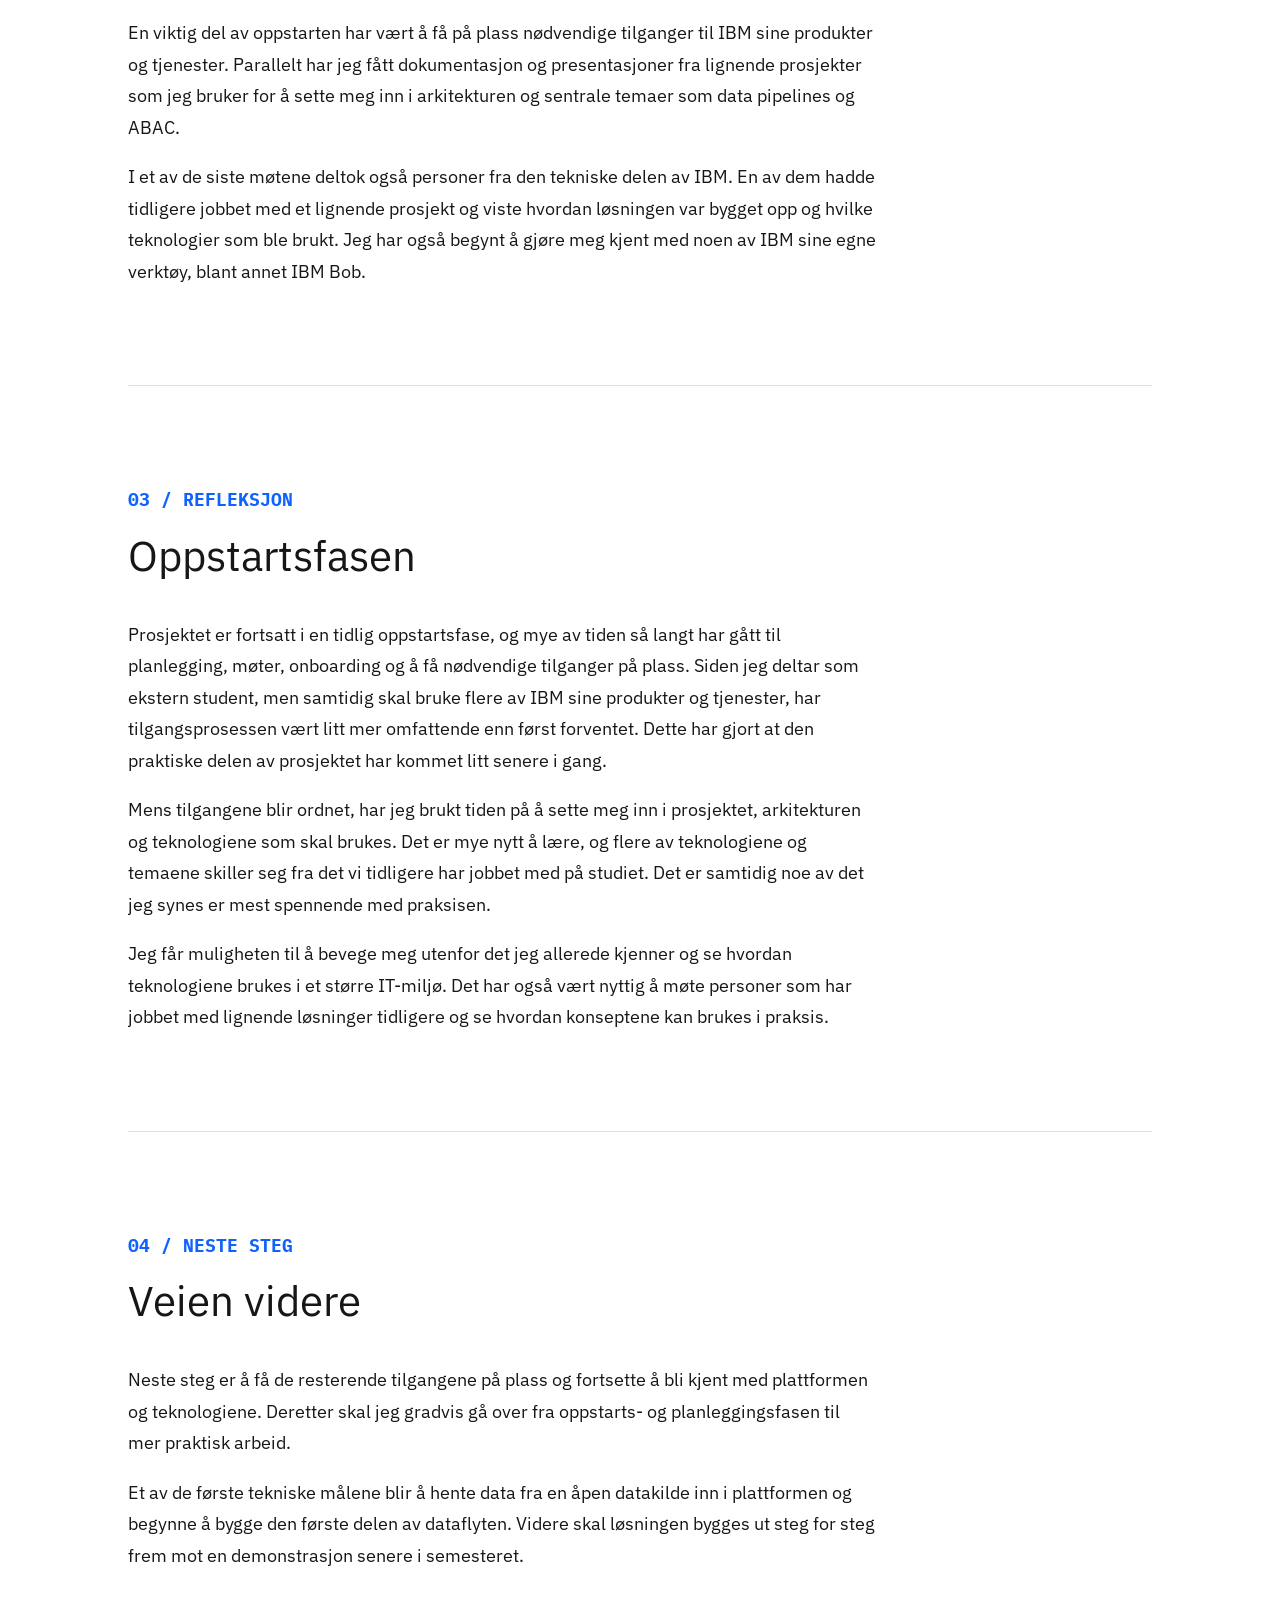
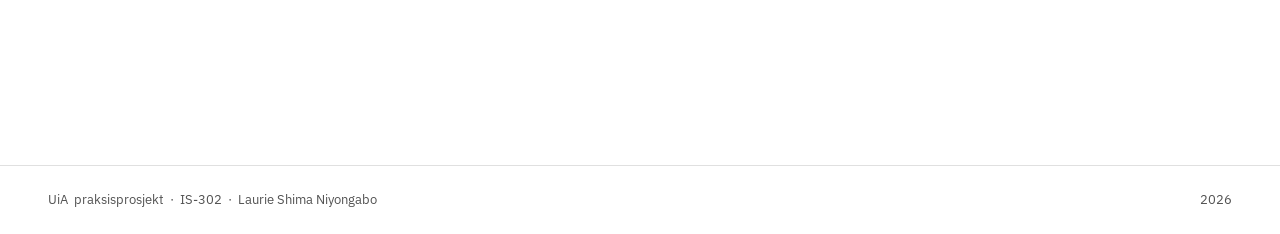
<file: status-1.html>
<!DOCTYPE html>
<html lang="no">
<head>
<meta charset="utf-8">
<meta name="viewport" content="width=device-width, initial-scale=1">
<title>Status 1 – Praksis hos IBM</title>
<meta name="description" content="Første statusrapport for IS-302 praksisprosjekt hos IBM.">
<link rel="preconnect" href="https://fonts.googleapis.com">
<link rel="preconnect" href="https://fonts.gstatic.com" crossorigin>
<link href="https://fonts.googleapis.com/css2?family=IBM+Plex+Mono:wght@400;700&family=IBM+Plex+Sans:wght@300;400;600&display=swap" rel="stylesheet">
<link rel="stylesheet" href="styles.css">
</head>
<body>

<a class="skip-link" href="#innhold">Hopp til innhold</a>

<!-- Toppmeny: lik på alle sider -->
<header class="masthead">
  <a class="masthead__brand" href="index.html">
    <span class="masthead__mark">IBM</span>
    <span class="masthead__divider"></span>
    <span class="masthead__title">Praksis hos IBM</span>
  </a>
  <nav class="mainnav" aria-label="Hovedmeny">
    <a href="index.html">Hjem</a>
    <a href="oppgavebeskrivelse.html">Oppgavebeskrivelse</a>
    <a href="prosjektdagbok.html">Prosjektdagbok</a>
    <a href="om-meg.html">Om meg</a>
    <a href="om-ibm.html">Om IBM</a>
    <a href="status-1.html" aria-current="page">Status 1</a>
    <a href="status-2.html">Status 2</a>
    <a href="refleksjon.html">Avsluttende refleksjon</a>
  </nav>
</header>

<main class="content status-page" id="innhold">

  <section class="status-hero">
    <h1 class="page-title">Status 1</h1>
    <div class="rule"></div>
    <p class="lede">
      En oppdatering fra de første ukene av praksisperioden hos IBM.
    </p>
  </section>

  <section class="status-section">
    <p class="status-label">01 / PROSJEKTET</p>
    <h2>Mitt praksisprosjekt</h2>

    <div class="project-grid">
      <div>
        <p>
          Prosjektet mitt handler om moderne dataplattformer og
          datasentrisk sikkerhet. Målet er å bygge en demonstrator som
          viser hvordan data kan hentes fra åpne datakilder, behandles
          og lagres i en moderne dataplattform, før dataene gjøres
          tilgjengelige gjennom et API og en enkel visualisering.
        </p>

        <p>
          Et sentralt tema er datasentrisk sikkerhet, hvor sikkerhet og
          tilgangskontroll i større grad knyttes til selve dataene.
          Her skal jeg blant annet arbeide med Attribute-Based Access
          Control (ABAC).
        </p>
      </div>

      <div class="pipeline-box">
        <h3>Fra datakilde til visualisering</h3>

        <div class="pipeline">
          <span>Åpne data</span>
          <b>→</b>
          <span>Innhenting</span>
          <b>→</b>
          <span>Lagring</span>
          <b>→</b>
          <span>Behandling</span>
          <b>→</b>
          <span>Sikkerhet</span>
          <b>→</b>
          <span>Visualisering</span>
        </div>
      </div>
    </div>
  </section>

  <section class="status-section">
    <p class="status-label">02 / FREMDRIFT</p>
    <h2>Arbeidet så langt</h2>

    <div class="status-text">
      <p>
        Den første perioden av praksisen har hovedsakelig gått til å bli
        kjent med prosjektet, teamet og teknologiene som skal brukes.
        Før selve oppstarten var jeg kort innom IBM-kontoret, hvor jeg
        møtte de to hovedansvarlige for prosjektet. Vi gikk gjennom
        prosjektets omfang og konkretiserte prosjektbeskrivelsen, som
        deretter ble sendt til emneansvarlig ved UiA for godkjenning.
      </p>

      <p>
        Etter oppstart har jeg hatt omtrent to møter i uken med teamet.
        Jeg har blitt introdusert for flere av personene som skal bidra
        i prosjektet, og vi har gått gjennom teknologistacken, den
        overordnede fremdriftsplanen og hvordan vi skal samarbeide
        underveis. Vi har også satt opp Slack og fått på plass en
        tydeligere plan for kommunikasjon.
      </p>

      <p>
        En viktig del av oppstarten har vært å få på plass nødvendige
        tilganger til IBM sine produkter og tjenester. Parallelt har jeg
        fått dokumentasjon og presentasjoner fra lignende prosjekter som
        jeg bruker for å sette meg inn i arkitekturen og sentrale temaer
        som data pipelines og ABAC.
      </p>

      <p>
        I et av de siste møtene deltok også personer fra den tekniske
        delen av IBM. En av dem hadde tidligere jobbet med et lignende
        prosjekt og viste hvordan løsningen var bygget opp og hvilke
        teknologier som ble brukt. Jeg har også begynt å gjøre meg kjent
        med noen av IBM sine egne verktøy, blant annet IBM Bob.
      </p>
    </div>
  </section>

  <section class="status-section">
    <p class="status-label">03 / REFLEKSJON</p>
    <h2>Oppstartsfasen</h2>

    <div class="status-text">
      <p>
        Prosjektet er fortsatt i en tidlig oppstartsfase, og mye av tiden
        så langt har gått til planlegging, møter, onboarding og å få
        nødvendige tilganger på plass. Siden jeg deltar som ekstern
        student, men samtidig skal bruke flere av IBM sine produkter og
        tjenester, har tilgangsprosessen vært litt mer omfattende enn
        først forventet. Dette har gjort at den praktiske delen av
        prosjektet har kommet litt senere i gang.
      </p>

      <p>
        Mens tilgangene blir ordnet, har jeg brukt tiden på å sette meg
        inn i prosjektet, arkitekturen og teknologiene som skal brukes.
        Det er mye nytt å lære, og flere av teknologiene og temaene
        skiller seg fra det vi tidligere har jobbet med på studiet.
        Det er samtidig noe av det jeg synes er mest spennende med
        praksisen.
      </p>

      <p>
        Jeg får muligheten til å bevege meg utenfor det jeg allerede
        kjenner og se hvordan teknologiene brukes i et større IT-miljø.
        Det har også vært nyttig å møte personer som har jobbet med
        lignende løsninger tidligere og se hvordan konseptene kan
        brukes i praksis.
      </p>
    </div>
  </section>

  <section class="status-section">
    <p class="status-label">04 / NESTE STEG</p>
    <h2>Veien videre</h2>

    <div class="status-text">
      <p>
        Neste steg er å få de resterende tilgangene på plass og fortsette
        å bli kjent med plattformen og teknologiene. Deretter skal jeg
        gradvis gå over fra oppstarts- og planleggingsfasen til mer
        praktisk arbeid.
      </p>

      <p>
        Et av de første tekniske målene blir å hente data fra en åpen
        datakilde inn i plattformen og begynne å bygge den første delen
        av dataflyten. Videre skal løsningen bygges ut steg for steg frem
        mot en demonstrasjon senere i semesteret.
      </p>
    </div>
  </section>

</main>

<footer class="footer">
  <span>UiA &nbsp;praksisprosjekt &nbsp;·&nbsp; IS-302 &nbsp;·&nbsp; Laurie Shima Niyongabo</span>
  <span>2026</span>
</footer>

</body>
</html>
</file>
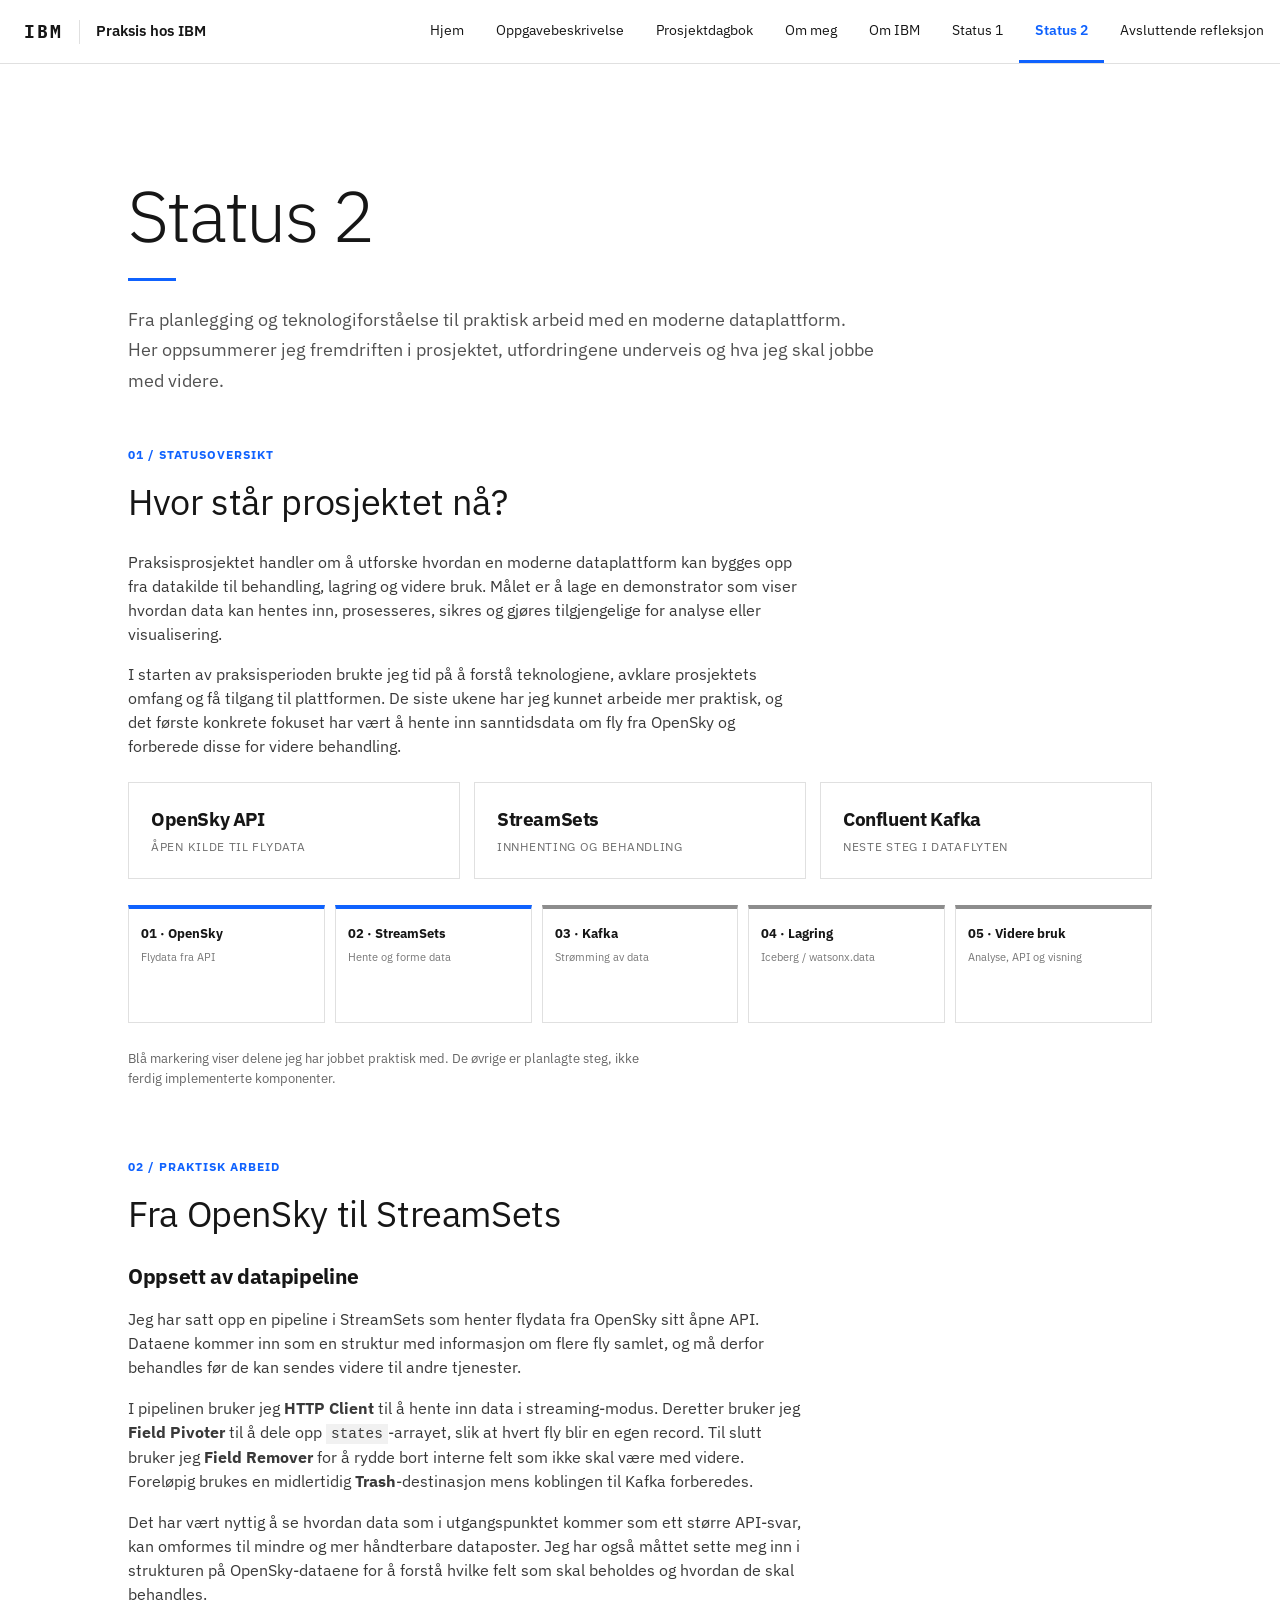
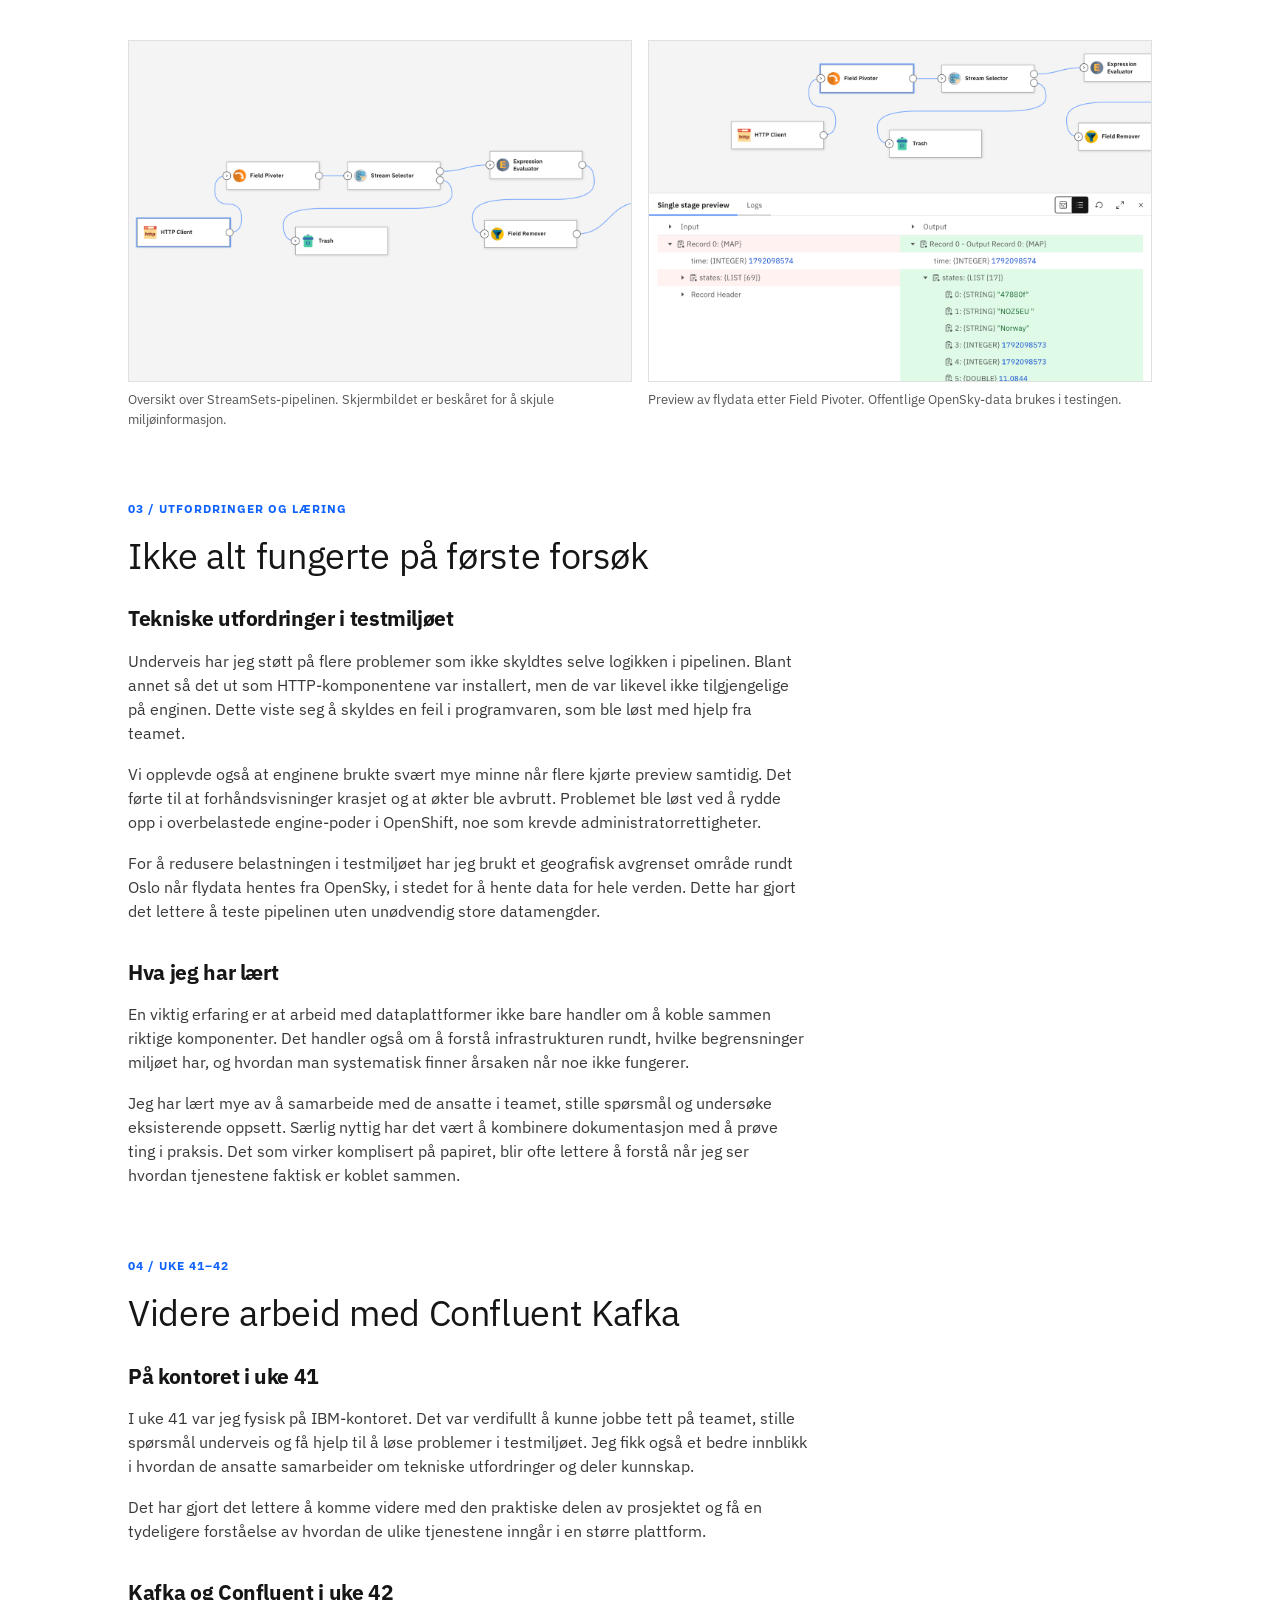
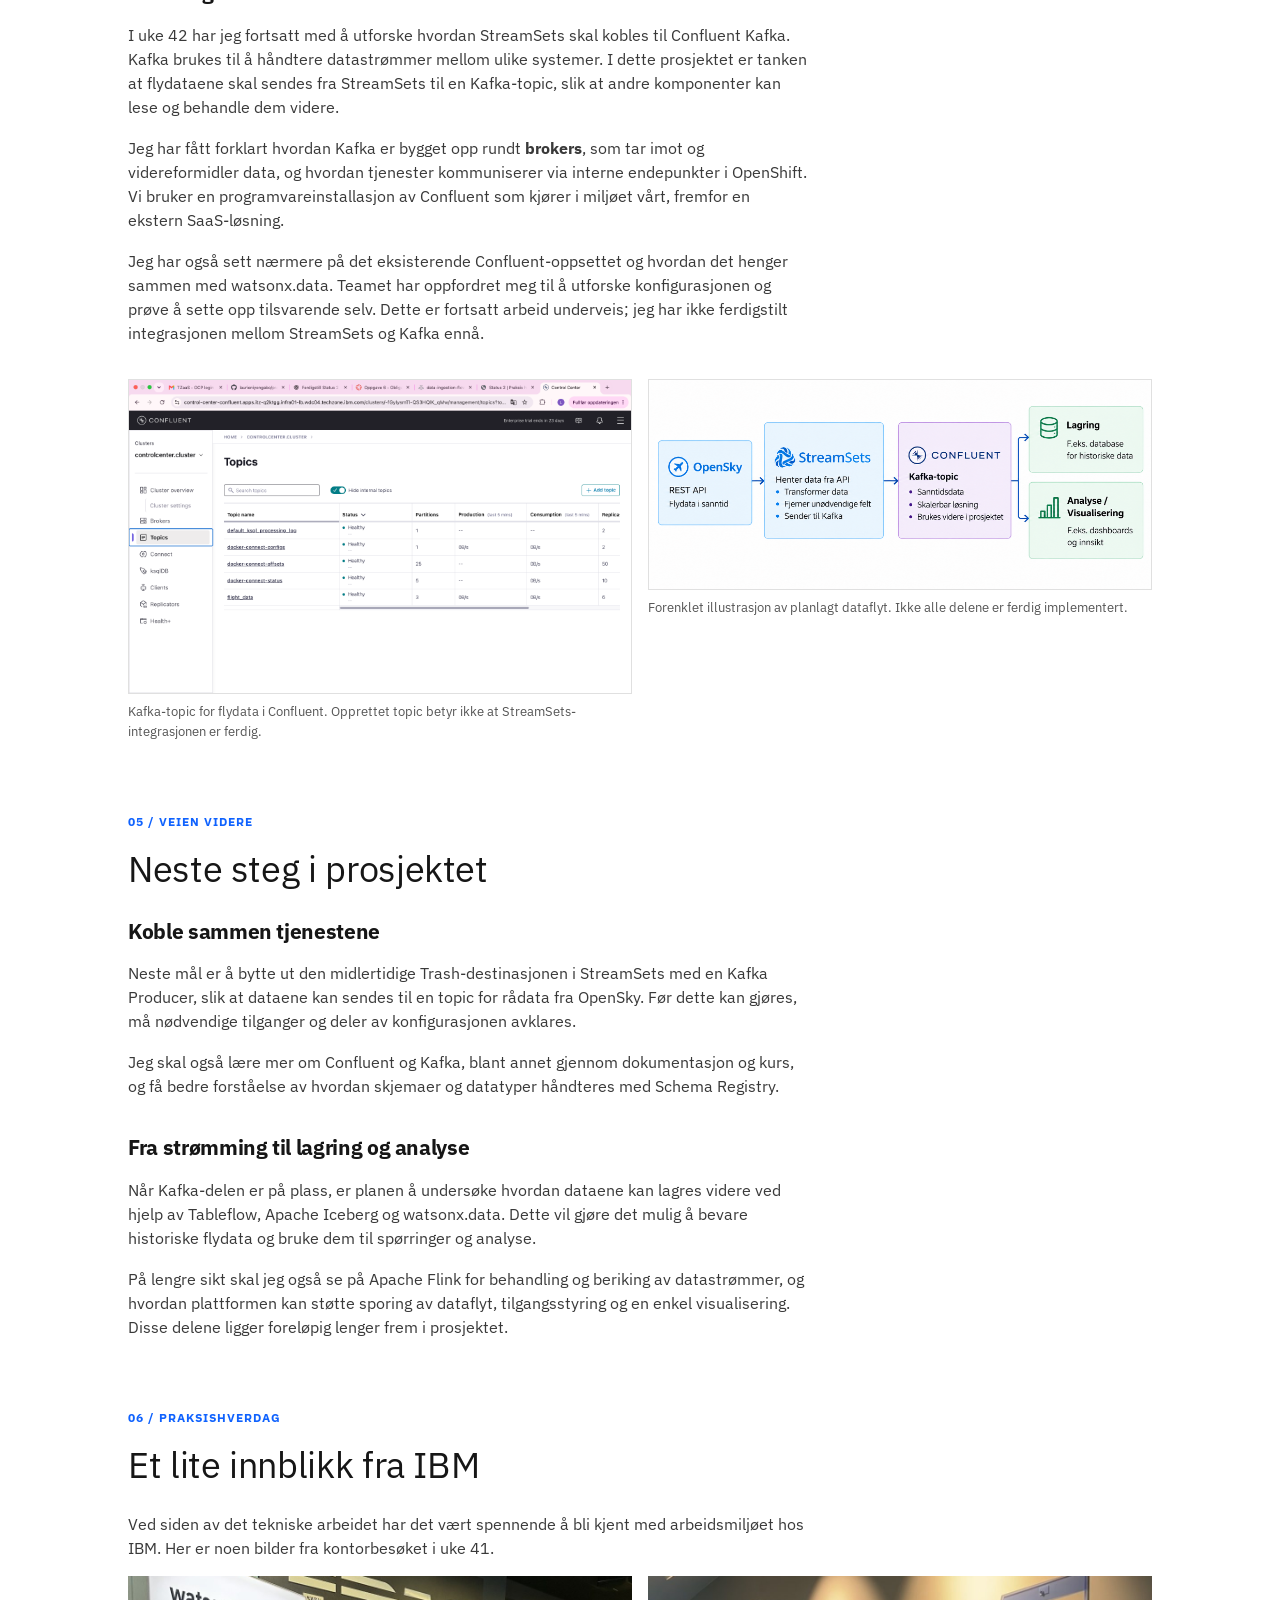
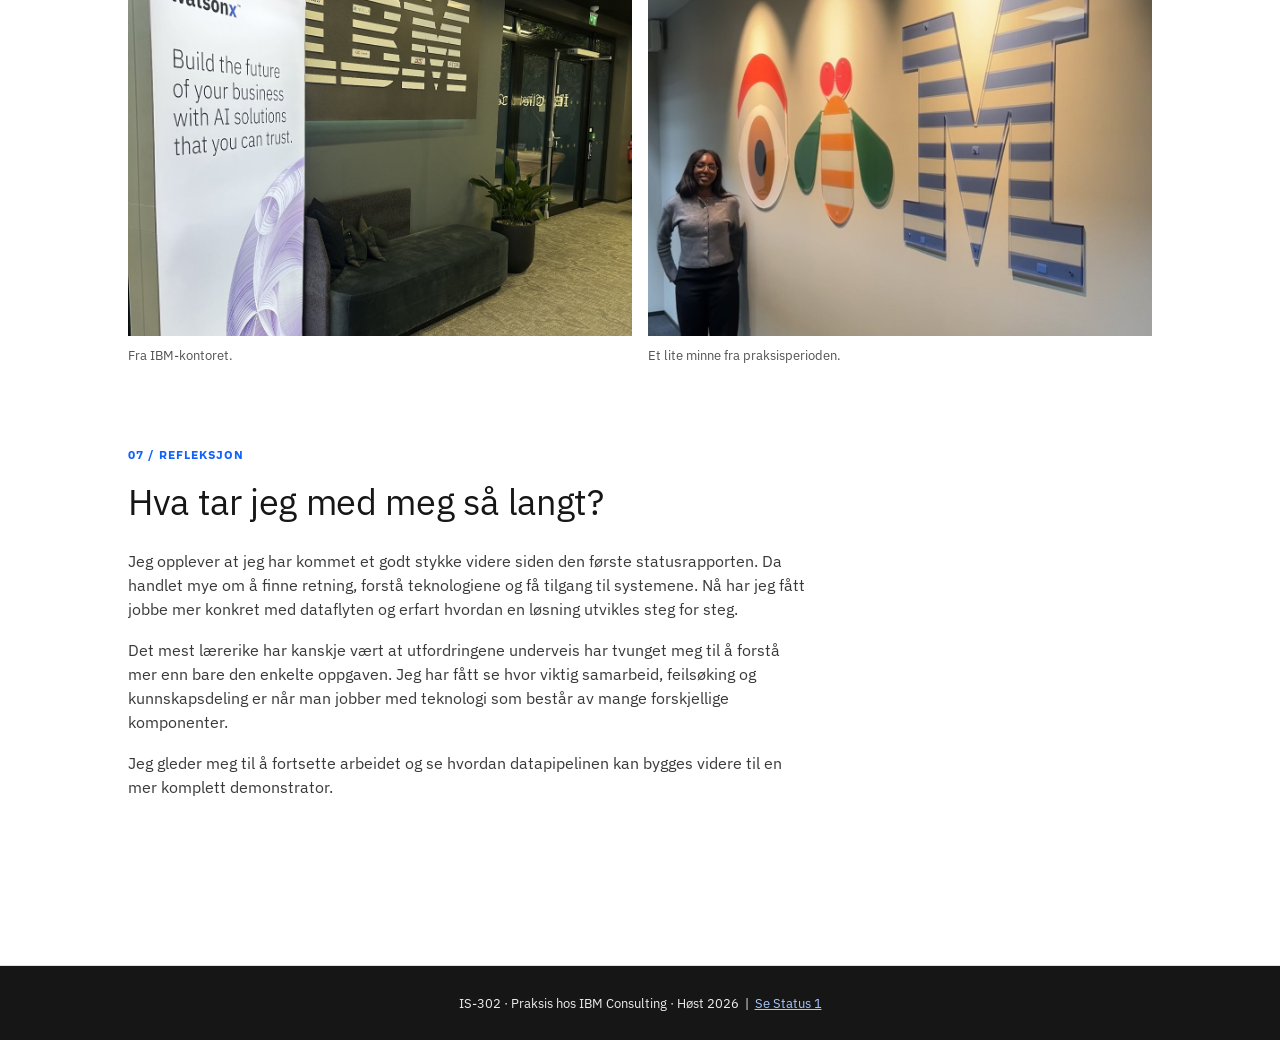
<file: status-2.html>
<!DOCTYPE html>

<html lang="no">
<head>
<meta charset="utf-8"/><meta content="width=device-width,initial-scale=1" name="viewport"/>
<meta content="Status 2 fra praksis hos IBM Consulting – IS-302, høsten 2026." name="description"/>
<link href="https://fonts.googleapis.com" rel="preconnect"/>
<link crossorigin="" href="https://fonts.gstatic.com" rel="preconnect"/>
<link href="https://fonts.googleapis.com/css2?family=IBM+Plex+Mono:wght@400;700&amp;family=IBM+Plex+Sans:wght@300;400;600;700&amp;display=swap" rel="stylesheet"/>
<link href="styles.css" rel="stylesheet"/>
<title>Status 2 | Praksis hos IBM</title>
<style>
:root{--blue:#0f62fe;--dark:#161616;--gray:#525252;--light:#f4f4f4;--line:#e0e0e0;--ice:#edf5ff}*{box-sizing:border-box}html{scroll-behavior:smooth}body{margin:0;font-family:Arial,Helvetica,sans-serif;color:var(--dark);background:#f8f9fb;line-height:1.7}a{color:#0043ce}a:hover{text-decoration:none}.top{background:#fff;border-bottom:1px solid var(--line);position:sticky;top:0;z-index:10}.nav{max-width:1120px;margin:auto;display:flex;align-items:center;justify-content:space-between;gap:16px;padding:15px 24px}.brand{font-size:20px;font-weight:800;letter-spacing:-1px;color:#111;text-decoration:none}.brand span{color:var(--blue)}.navlinks{display:flex;gap:22px;flex-wrap:wrap}.navlinks a{font-size:14px;text-decoration:none;color:#393939}.navlinks .active{color:var(--blue);font-weight:700}.wrap{max-width:1120px;margin:0 auto;padding:0 24px}.hero{background:#fff;border-bottom:1px solid var(--line);padding:60px 0 52px}.eyebrow{color:var(--blue);text-transform:uppercase;font-weight:700;letter-spacing:2px;font-size:12px}.hero h1{font-size:clamp(44px,7vw,78px);letter-spacing:-3px;line-height:1.06;margin:14px 0 20px}.intro{max-width:760px;color:var(--gray);font-size:19px;line-height:1.65}.meta{display:flex;gap:10px;flex-wrap:wrap;margin-top:28px}.pill{padding:8px 12px;background:var(--light);font-size:12px;font-weight:700;color:#393939}.main{padding:40px 0 80px}.section{margin:0 0 60px}.section-head{display:flex;align-items:center;gap:14px;margin-bottom:16px}.num{font-size:12px;font-weight:700;color:var(--blue);letter-spacing:1px}.section h2{font-size:clamp(26px,3vw,36px);letter-spacing:-1px;line-height:1.2;margin:0 0 20px}.section p{margin:0 0 16px;color:#393939}.card{background:#fff;border:1px solid #e7e7e7;padding:28px 30px;margin:18px 0;box-shadow:0 5px 24px rgba(0,0,0,.025)}.card.blue{border-left:4px solid var(--blue)}.card h3{font-size:20px;margin:0 0 10px;letter-spacing:-.4px}.card p:last-child{margin-bottom:0}.cards{display:grid;grid-template-columns:repeat(3,minmax(0,1fr));gap:14px;margin:24px 0}.metric{background:#fff;border:1px solid var(--line);padding:22px}.metric strong{font-size:19px;display:block;letter-spacing:-.4px}.metric span{display:block;font-size:12px;text-transform:uppercase;color:#6f6f6f;letter-spacing:.7px;margin-top:5px}.video-box{background:#fff;border:1px solid var(--line);padding:25px}.video-inner{aspect-ratio:16/9;background:linear-gradient(135deg,#161616,#263c65);display:flex;align-items:center;justify-content:center;text-align:center;color:#fff;padding:24px}.video-inner strong{font-size:24px;display:block}.video-inner p{color:#ddd;margin-top:10px}.note{background:var(--ice);border-left:3px solid var(--blue);padding:16px 20px;color:#263e65;font-size:14px;margin:16px 0}.flow{display:grid;grid-template-columns:repeat(5,minmax(0,1fr));gap:10px;margin:26px 0}.flow .step{background:#fff;border:1px solid var(--line);padding:16px 12px;min-height:118px}.step b{font-size:13px;display:block;line-height:1.4}.step small{color:#777;font-size:11px}.step.done{border-top:4px solid var(--blue)}.step.next{border-top:4px solid #8d8d8d}.gallery{display:grid;grid-template-columns:repeat(2,minmax(0,1fr));gap:16px}.gallery figure{margin:0;background:#fff;border:1px solid var(--line);overflow:hidden}.gallery img{display:block;width:100%;height:360px;object-fit:cover;object-position:center}.gallery figcaption{padding:12px 16px;font-size:13px;color:#525252}.placeholder{background:#f1f4f8;border:2px dashed #b8c5d5;min-height:220px;display:flex;align-items:center;justify-content:center;text-align:center;padding:20px;color:#586778}.placeholder strong{display:block;color:#263e65}.shot-grid{display:grid;grid-template-columns:repeat(2,minmax(0,1fr));gap:16px}.shot-grid figure{margin:0}.shot-grid figcaption{font-size:13px;color:#555;margin-top:8px}.footer{background:#161616;color:#eee;padding:28px 0;font-size:13px}.footer a{color:#a6c8ff}code{background:#f1f1f1;padding:2px 5px;font-size:.9em;overflow-wrap:anywhere}@media(max-width:720px){.nav{align-items:flex-start;flex-direction:column}.hero{padding:42px 0}.cards,.flow{grid-template-columns:1fr 1fr}.gallery,.shot-grid{grid-template-columns:1fr}.gallery img{height:330px}.card{padding:22px}.intro{font-size:17px}}@media(max-width:430px){.flow{grid-template-columns:1fr}.cards{grid-template-columns:1fr}}

/* Status 2: samme åpne tekstuttrykk som Status 1, uten rammer rundt avsnittene */
body{background:#fff}.prose-block{padding:0;margin:25px 0 34px;background:transparent;border:0;box-shadow:none}.prose-block h3{font-size:21px;margin:0 0 14px;letter-spacing:-.35px}.prose-block p{margin:0 0 17px}.section{margin-bottom:70px}.section h2{margin-bottom:26px}.gallery figure{border:0}.gallery figcaption{padding:10px 0}.diary-photo{margin:24px 0 32px;max-width:620px}.diary-photo img{display:block;width:100%;height:auto;border-radius:2px}.diary-photo figcaption{font-size:13px;color:#525252;margin-top:8px}

/* Status 2: bruk typografien og toppmenyen fra Status 1 */
body { font-family: "IBM Plex Sans", system-ui, -apple-system, sans-serif; font-size:16px; line-height:1.5; background:#fff; }
.hero h1 { font-family: "IBM Plex Sans", sans-serif; font-weight:300; font-size:clamp(2.5rem,7vw,4.5rem); letter-spacing:-.03em; }
.section h2 { font-family:"IBM Plex Sans",sans-serif; font-weight:400; letter-spacing:-.01em; }
.section h3 { font-family:"IBM Plex Sans",sans-serif; }
.masthead { font-family:"IBM Plex Sans",sans-serif; }
.masthead a { color:inherit; }
.masthead .mainnav a[aria-current="page"] { color:#0f62fe; }

/* Status 2: match Status 1 typography and hero exactly */
body{font-family:"IBM Plex Sans",sans-serif;}
main.status-page{max-width:1120px;padding:64px 48px 96px;}
main.status-page .status-hero{padding:50px 0;min-height:0;}
main.status-page .status-hero .page-title{font-family:"IBM Plex Sans",sans-serif;font-weight:300;font-size:clamp(2.5rem,7vw,4.5rem);letter-spacing:-.03em;line-height:1.05;margin:0;}
main.status-page .status-hero .rule{width:48px;height:3px;margin-top:24px;background:#0f62fe;}
main.status-page .status-hero .lede{font-family:"IBM Plex Sans",sans-serif;font-size:1.125rem;font-weight:400;line-height:1.7;color:#525252;margin:24px 0 0;max-width:68ch;}
main.status-page .section{margin-bottom:70px;}
@media(max-width:720px){main.status-page{padding:40px 24px 72px;}}
</style>
<style>
/* Kun Status 2-bildene – påvirker ikke felles styles.css */
.shot-grid .status2-shot { display:block; width:100%; height:auto; border:1px solid #e0e0e0; background:#fff; }
.shot-grid figure { min-width:0; }
.shot-grid figcaption { line-height:1.55; }
</style></head>
<body>
<a class="skip-link" href="#innhold">Hopp til innhold</a>
<!-- Toppmeny: lik på alle sider -->
<header class="masthead">
<a class="masthead__brand" href="index.html">
<span class="masthead__mark">IBM</span>
<span class="masthead__divider"></span>
<span class="masthead__title">Praksis hos IBM</span>
</a>
<nav aria-label="Hovedmeny" class="mainnav">
<a href="index.html">Hjem</a>
<a href="oppgavebeskrivelse.html">Oppgavebeskrivelse</a>
<a href="prosjektdagbok.html">Prosjektdagbok</a>
<a href="om-meg.html">Om meg</a>
<a href="om-ibm.html">Om IBM</a>
<a href="status-1.html">Status 1</a>
<a aria-current="page" href="status-2.html">Status 2</a>
<a href="refleksjon.html">Avsluttende refleksjon</a>
</nav>
</header>
<main class="content status-page main"><section class="status-hero"><h1 class="page-title">Status 2</h1><div class="rule"></div><p class="lede">Fra planlegging og teknologiforståelse til praktisk arbeid med en moderne dataplattform. Her oppsummerer jeg fremdriften i prosjektet, utfordringene underveis og hva jeg skal jobbe med videre.</p></section>
<section class="section" id="oversikt"><div class="section-head"><span class="num">01 / STATUSOVERSIKT</span></div><h2>Hvor står prosjektet nå?</h2><p>Praksisprosjektet handler om å utforske hvordan en moderne dataplattform kan bygges opp fra datakilde til behandling, lagring og videre bruk. Målet er å lage en demonstrator som viser hvordan data kan hentes inn, prosesseres, sikres og gjøres tilgjengelige for analyse eller visualisering.</p><p>I starten av praksisperioden brukte jeg tid på å forstå teknologiene, avklare prosjektets omfang og få tilgang til plattformen. De siste ukene har jeg kunnet arbeide mer praktisk, og det første konkrete fokuset har vært å hente inn sanntidsdata om fly fra OpenSky og forberede disse for videre behandling.</p><div class="cards"><div class="metric"><strong>OpenSky API</strong><span>Åpen kilde til flydata</span></div><div class="metric"><strong>StreamSets</strong><span>Innhenting og behandling</span></div><div class="metric"><strong>Confluent Kafka</strong><span>Neste steg i dataflyten</span></div></div><div class="flow"><div class="step done"><b>01 · OpenSky</b><small>Flydata fra API</small></div><div class="step done"><b>02 · StreamSets</b><small>Hente og forme data</small></div><div class="step next"><b>03 · Kafka</b><small>Strømming av data</small></div><div class="step next"><b>04 · Lagring</b><small>Iceberg / watsonx.data</small></div><div class="step next"><b>05 · Videre bruk</b><small>Analyse, API og visning</small></div></div><p style="font-size:13px;color:#666">Blå markering viser delene jeg har jobbet praktisk med. De øvrige er planlagte steg, ikke ferdig implementerte komponenter.</p></section>
<section class="section" id="fremdrift"><div class="section-head"><span class="num">02 / PRAKTISK ARBEID</span></div><h2>Fra OpenSky til StreamSets</h2><div class="prose-block"><h3>Oppsett av datapipeline</h3><p>Jeg har satt opp en pipeline i StreamSets som henter flydata fra OpenSky sitt åpne API. Dataene kommer inn som en struktur med informasjon om flere fly samlet, og må derfor behandles før de kan sendes videre til andre tjenester.</p><p>I pipelinen bruker jeg <b>HTTP Client</b> til å hente inn data i streaming-modus. Deretter bruker jeg <b>Field Pivoter</b> til å dele opp <code>states</code>-arrayet, slik at hvert fly blir en egen record. Til slutt bruker jeg <b>Field Remover</b> for å rydde bort interne felt som ikke skal være med videre. Foreløpig brukes en midlertidig <b>Trash</b>-destinasjon mens koblingen til Kafka forberedes.</p><p>Det har vært nyttig å se hvordan data som i utgangspunktet kommer som ett større API-svar, kan omformes til mindre og mer håndterbare dataposter. Jeg har også måttet sette meg inn i strukturen på OpenSky-dataene for å forstå hvilke felt som skal beholdes og hvordan de skal behandles.</p></div><div class="shot-grid"><figure><img alt="Utsnitt av StreamSets-pipelinen med HTTP Client, Field Pivoter, Stream Selector, Expression Evaluator, Field Remover og Trash." class="status2-shot" loading="lazy" src="status-2-assets/streamsets-pipeline.png"/><figcaption>Oversikt over StreamSets-pipelinen. Skjermbildet er beskåret for å skjule miljøinformasjon.</figcaption></figure><figure><img alt="Preview i StreamSets viser input og output etter Field Pivoter." class="status2-shot" loading="lazy" src="status-2-assets/streamsets-preview.png"/><figcaption>Preview av flydata etter Field Pivoter. Offentlige OpenSky-data brukes i testingen.</figcaption></figure></div></section>
<section class="section" id="utfordringer"><div class="section-head"><span class="num">03 / UTFORDRINGER OG LÆRING</span></div><h2>Ikke alt fungerte på første forsøk</h2><div class="prose-block"><h3>Tekniske utfordringer i testmiljøet</h3><p>Underveis har jeg støtt på flere problemer som ikke skyldtes selve logikken i pipelinen. Blant annet så det ut som HTTP-komponentene var installert, men de var likevel ikke tilgjengelige på enginen. Dette viste seg å skyldes en feil i programvaren, som ble løst med hjelp fra teamet.</p><p>Vi opplevde også at enginene brukte svært mye minne når flere kjørte preview samtidig. Det førte til at forhåndsvisninger krasjet og at økter ble avbrutt. Problemet ble løst ved å rydde opp i overbelastede engine-poder i OpenShift, noe som krevde administratorrettigheter.</p><p>For å redusere belastningen i testmiljøet har jeg brukt et geografisk avgrenset område rundt Oslo når flydata hentes fra OpenSky, i stedet for å hente data for hele verden. Dette har gjort det lettere å teste pipelinen uten unødvendig store datamengder.</p></div><div class="prose-block"><h3>Hva jeg har lært</h3><p>En viktig erfaring er at arbeid med dataplattformer ikke bare handler om å koble sammen riktige komponenter. Det handler også om å forstå infrastrukturen rundt, hvilke begrensninger miljøet har, og hvordan man systematisk finner årsaken når noe ikke fungerer.</p><p>Jeg har lært mye av å samarbeide med de ansatte i teamet, stille spørsmål og undersøke eksisterende oppsett. Særlig nyttig har det vært å kombinere dokumentasjon med å prøve ting i praksis. Det som virker komplisert på papiret, blir ofte lettere å forstå når jeg ser hvordan tjenestene faktisk er koblet sammen.</p></div></section>
<section class="section" id="kafka"><div class="section-head"><span class="num">04 / UKE 41–42</span></div><h2>Videre arbeid med Confluent Kafka</h2><div class="prose-block"><h3>På kontoret i uke 41</h3><p>I uke 41 var jeg fysisk på IBM-kontoret. Det var verdifullt å kunne jobbe tett på teamet, stille spørsmål underveis og få hjelp til å løse problemer i testmiljøet. Jeg fikk også et bedre innblikk i hvordan de ansatte samarbeider om tekniske utfordringer og deler kunnskap.</p><p>Det har gjort det lettere å komme videre med den praktiske delen av prosjektet og få en tydeligere forståelse av hvordan de ulike tjenestene inngår i en større plattform.</p></div><div class="prose-block"><h3>Kafka og Confluent i uke 42</h3><p>I uke 42 har jeg fortsatt med å utforske hvordan StreamSets skal kobles til Confluent Kafka. Kafka brukes til å håndtere datastrømmer mellom ulike systemer. I dette prosjektet er tanken at flydataene skal sendes fra StreamSets til en Kafka-topic, slik at andre komponenter kan lese og behandle dem videre.</p><p>Jeg har fått forklart hvordan Kafka er bygget opp rundt <b>brokers</b>, som tar imot og videreformidler data, og hvordan tjenester kommuniserer via interne endepunkter i OpenShift. Vi bruker en programvareinstallasjon av Confluent som kjører i miljøet vårt, fremfor en ekstern SaaS-løsning.</p><p>Jeg har også sett nærmere på det eksisterende Confluent-oppsettet og hvordan det henger sammen med watsonx.data. Teamet har oppfordret meg til å utforske konfigurasjonen og prøve å sette opp tilsvarende selv. Dette er fortsatt arbeid underveis; jeg har ikke ferdigstilt integrasjonen mellom StreamSets og Kafka ennå.</p></div><div class="shot-grid"><figure><img alt="Utsnitt av Kafka-topic flight_data i Confluent." class="status2-shot" loading="lazy" src="status-2-assets/confluent-flight-data.png"/><figcaption>Kafka-topic for flydata i Confluent. Opprettet topic betyr ikke at StreamSets-integrasjonen er ferdig.</figcaption></figure><figure><img alt="Forenklet arkitekturillustrasjon med OpenSky, StreamSets, Confluent Kafka, lagring og analyse." class="status2-shot" loading="lazy" src="status-2-assets/arkitektur-illustrasjon.png"/><figcaption>Forenklet illustrasjon av planlagt dataflyt. Ikke alle delene er ferdig implementert.</figcaption></figure></div></section>
<section class="section" id="videre"><div class="section-head"><span class="num">05 / VEIEN VIDERE</span></div><h2>Neste steg i prosjektet</h2><div class="prose-block"><h3>Koble sammen tjenestene</h3><p>Neste mål er å bytte ut den midlertidige Trash-destinasjonen i StreamSets med en Kafka Producer, slik at dataene kan sendes til en topic for rådata fra OpenSky. Før dette kan gjøres, må nødvendige tilganger og deler av konfigurasjonen avklares.</p><p>Jeg skal også lære mer om Confluent og Kafka, blant annet gjennom dokumentasjon og kurs, og få bedre forståelse av hvordan skjemaer og datatyper håndteres med Schema Registry.</p></div><div class="prose-block"><h3>Fra strømming til lagring og analyse</h3><p>Når Kafka-delen er på plass, er planen å undersøke hvordan dataene kan lagres videre ved hjelp av Tableflow, Apache Iceberg og watsonx.data. Dette vil gjøre det mulig å bevare historiske flydata og bruke dem til spørringer og analyse.</p><p>På lengre sikt skal jeg også se på Apache Flink for behandling og beriking av datastrømmer, og hvordan plattformen kan støtte sporing av dataflyt, tilgangsstyring og en enkel visualisering. Disse delene ligger foreløpig lenger frem i prosjektet.</p></div></section>
<section class="section" id="bilder"><div class="section-head"><span class="num">06 / PRAKSISHVERDAG</span></div><h2>Et lite innblikk fra IBM</h2><p>Ved siden av det tekniske arbeidet har det vært spennende å bli kjent med arbeidsmiljøet hos IBM. Her er noen bilder fra kontorbesøket i uke 41.</p><div class="gallery"><figure><img alt="IBM-logo og watsonx-profilering i kontorlokalet" loading="lazy" src="status-2-assets/ibm-kontoret.jpg"/><figcaption>Fra IBM-kontoret.</figcaption></figure><figure><img alt="Bilde fra et besøk hos IBM" loading="lazy" src="status-2-assets/ibm-kunst.jpg"/><figcaption>Et lite minne fra praksisperioden.</figcaption></figure></div></section>
<section class="section" id="refleksjon"><div class="section-head"><span class="num">07 / REFLEKSJON</span></div><h2>Hva tar jeg med meg så langt?</h2><div class="prose-block"><p>Jeg opplever at jeg har kommet et godt stykke videre siden den første statusrapporten. Da handlet mye om å finne retning, forstå teknologiene og få tilgang til systemene. Nå har jeg fått jobbe mer konkret med dataflyten og erfart hvordan en løsning utvikles steg for steg.</p><p>Det mest lærerike har kanskje vært at utfordringene underveis har tvunget meg til å forstå mer enn bare den enkelte oppgaven. Jeg har fått se hvor viktig samarbeid, feilsøking og kunnskapsdeling er når man jobber med teknologi som består av mange forskjellige komponenter.</p><p>Jeg gleder meg til å fortsette arbeidet og se hvordan datapipelinen kan bygges videre til en mer komplett demonstrator.</p></div></section>
</main><footer class="footer"><div class="wrap">IS-302 · Praksis hos IBM Consulting · Høst 2026  |  <a href="status-1.html">Se Status 1</a></div></footer>
</body></html>
</file>
<file: styles.css>
/* ==========================================================================
   Praksis hos IBM – felles stilark
   Bygget på IBM sitt designspråk (Carbon): IBM Plex, blå #0f62fe,
   skarpe hjørner og hårfine linjer i stedet for skygger.
   ========================================================================== */

:root {
  /* IBM-farger (Carbon) */
  --blue-60: #0f62fe;   /* primærblå */
  --blue-70: #0043ce;   /* hover */
  --blue-10: #edf5ff;   /* lys blå flate */
  --gray-100: #161616;  /* tekst */
  --gray-70: #525252;   /* sekundærtekst */
  --gray-50: #8d8d8d;
  --gray-30: #c6c6c6;
  --gray-20: #e0e0e0;   /* kantlinjer */
  --gray-10: #f4f4f4;   /* flate */
  --white: #ffffff;

  --header-h: 64px;
}

*, *::before, *::after { box-sizing: border-box; }

body {
  margin: 0;
  min-height: 100vh;
  display: flex;
  flex-direction: column;
  font-family: "IBM Plex Sans", system-ui, -apple-system, "Helvetica Neue", Arial, sans-serif;
  font-size: 16px;
  line-height: 1.5;
  color: var(--gray-100);
  background: var(--white);
  -webkit-font-smoothing: antialiased;
}

a { color: var(--blue-60); }

/* Synlig tastaturfokus – krav til universell utforming */
a:focus-visible,
button:focus-visible {
  outline: 2px solid var(--blue-60);
  outline-offset: 2px;
}

.skip-link {
  position: absolute;
  left: -9999px;
  z-index: 100;
  padding: 12px 16px;
  background: var(--blue-60);
  color: var(--white);
  text-decoration: none;
}
.skip-link:focus { left: 8px; top: 8px; }

/* --------------------------------------------------------------------------
   Toppmeny
   -------------------------------------------------------------------------- */

.masthead {
  position: sticky;
  top: 0;
  z-index: 20;
  display: flex;
  align-items: center;
  gap: 16px;
  min-height: var(--header-h);
  padding-left: 24px;
  background: var(--white);
  border-bottom: 1px solid var(--gray-20);
}

.masthead__brand {
  display: flex;
  align-items: center;
  gap: 16px;
  white-space: nowrap;
  text-decoration: none;
  color: inherit;
}

.masthead__mark {
  font-family: "IBM Plex Mono", ui-monospace, monospace;
  font-weight: 700;
  font-size: 1.125rem;
  letter-spacing: 0.12em;
}

.masthead__logo {
  width: 72px;
  height: auto;
  display: block;
}

.masthead__divider {
  width: 1px;
  height: 24px;
  background: var(--gray-20);
}

.masthead__title { font-weight: 600; font-size: 0.9375rem; }

.mainnav {
  margin-left: auto;
  display: flex;
  align-self: stretch;
  overflow-x: auto;
  scrollbar-width: none;
}
.mainnav::-webkit-scrollbar { display: none; }

.mainnav a {
  display: flex;
  align-items: center;
  padding: 0 16px;
  font-size: 0.875rem;
  color: var(--gray-70);
  text-decoration: none;
  white-space: nowrap;
  border-bottom: 3px solid transparent;
}
.mainnav a:hover { color: var(--gray-100); background: var(--gray-10); }
.mainnav a[aria-current="page"] {
  color: var(--blue-60);
  font-weight: 600;
  border-bottom-color: var(--blue-60);
}

/* --------------------------------------------------------------------------
   Innhold – én kolonne, sentrert
   -------------------------------------------------------------------------- */

.content {
  flex: 1 0 auto;      /* skyver bunnteksten helt ned selv på korte sider */
  width: 100%;
  max-width: 900px;
  margin: 0 auto;
  padding: 64px 48px 96px;
}

.content p { max-width: 68ch; }

/* --------------------------------------------------------------------------
   Typografi
   -------------------------------------------------------------------------- */

.page-title {
  margin: 0;
  font-weight: 300;
  font-size: clamp(2.5rem, 7vw, 4.5rem);
  line-height: 1.05;
  letter-spacing: -0.03em;
}

.rule {
  width: 48px;
  height: 3px;
  margin-top: 24px;
  background: var(--blue-60);
}

.lede {
  margin: 24px 0 0;
  font-size: 1.125rem;
  color: var(--gray-70);
}

.section-title {
  margin: 56px 0 0;
  font-size: 1.5rem;
  font-weight: 400;
  letter-spacing: -0.01em;
}

.section-title + p { margin-top: 16px; }

/* Metadata-linje, f.eks. under en dagbokoppføring */
.meta {
  font-family: "IBM Plex Mono", ui-monospace, monospace;
  font-size: 0.8125rem;
  letter-spacing: 0.04em;
  color: var(--gray-70);
}

/* --------------------------------------------------------------------------
   Kortrutenett – egne kantlinjer, så tomme celler ikke synes
   -------------------------------------------------------------------------- */

.cards {
  display: grid;
  grid-template-columns: repeat(auto-fill, minmax(224px, 1fr));
  gap: 16px;
  margin-top: 40px;
}

.card {
  display: flex;
  flex-direction: column;
  min-height: 200px;
  padding: 24px;
  background: var(--white);
  border: 1px solid var(--gray-20);
  color: inherit;
  text-decoration: none;
  transition: border-color 120ms linear, background 120ms linear;
}
.card:hover {
  background: var(--gray-10);
  border-color: var(--blue-60);
}

.card__icon {
  display: grid;
  place-items: center;
  width: 48px;
  height: 48px;
  background: var(--blue-10);
  color: var(--blue-60);
}

.card__title { margin: 24px 0 0; font-size: 1.0625rem; font-weight: 600; }
.card__rule { width: 24px; height: 2px; margin: 16px 0; background: var(--gray-30); }
.card__meta { margin: auto 0 0; font-size: 0.875rem; color: var(--gray-70); }

/* --------------------------------------------------------------------------
   Lenkeliste, f.eks. kontaktinfo
   -------------------------------------------------------------------------- */

.linklist {
  list-style: none;
  margin: 24px 0 0;
  padding: 0;
  display: grid;
  gap: 12px;
}
.linklist li {
  display: flex;
  align-items: center;
  gap: 12px;
  font-size: 0.9375rem;
}
.linklist svg { flex: none; color: var(--blue-60); }

.checklist { margin: 16px 0 0; padding-left: 20px; color: var(--gray-70); }
.checklist li { margin-bottom: 6px; }

/* --------------------------------------------------------------------------
   Profil – portrett ved siden av tekst
   -------------------------------------------------------------------------- */

.profile {
  display: grid;
  grid-template-columns: 260px minmax(0, 1fr);
  gap: 40px;
  align-items: start;
  margin-top: 40px;
}

.profile__photo {
  width: 100%;
  aspect-ratio: 4 / 5;
  object-fit: cover;
  border: 1px solid var(--gray-20);
  display: block;
}

.profile p:first-child { margin-top: 0; }

@media (max-width: 700px) {
  .profile { grid-template-columns: 1fr; gap: 24px; }
  .profile__photo { max-width: 280px; }
}

/* --------------------------------------------------------------------------
   Bunntekst
   -------------------------------------------------------------------------- */

.footer {
  flex: none;
  display: flex;
  flex-wrap: wrap;
  justify-content: space-between;
  gap: 16px;
  padding: 24px 48px;
  border-top: 1px solid var(--gray-20);
  font-size: 0.8125rem;
  color: var(--gray-70);
}

/* --------------------------------------------------------------------------
   Mobil
   -------------------------------------------------------------------------- */

@media (max-width: 900px) {
  .masthead {
    flex-wrap: wrap;
    padding: 12px 16px 0;
    gap: 12px;
  }
  .mainnav {
    margin-left: 0;
    width: 100%;
    order: 2;
    border-top: 1px solid var(--gray-20);
  }
  .mainnav a { padding: 12px; }

  .content { padding: 40px 24px 72px; }
  .footer { padding: 24px; }
}

@media (prefers-reduced-motion: reduce) {
  * { transition: none !important; animation: none !important; }
}

/* Status 1 */

.status-hero {
  min-height: 0;
  display: flex;
  flex-direction: column;
  justify-content: flex-start;
  padding: 50px 0;
}

.status-section {
  padding: 80px 0;
  border-top: 1px solid #e0e0e0;
}

.status-section h2 {
  margin: 0 0 32px;
  font-size: 42px;
  font-weight: 400;
}

.status-label {
  margin-bottom: 8px;
  font-family: "IBM Plex Mono", monospace;
  font-size: 13px;
  font-weight: 700;
  color: #0f62fe;
}

.status-text {
  max-width: 850px;
}

.status-section p {
  font-size: 18px;
  line-height: 1.75;
}

.project-grid {
  display: grid;
  grid-template-columns: 1fr 1fr;
  gap: 60px;
  align-items: start;
}

/* Pipeline */

.pipeline-box {
  padding: 34px;
  background: #f4f4f4;
}

.pipeline-box h3 {
  margin: 0 0 28px;
  font-size: 21px;
}

.pipeline {
  display: flex;
  flex-wrap: wrap;
  gap: 16px;
  align-items: center;
}

.pipeline span {
  padding: 16px 20px;
  border: 1px solid #c6c6c6;
  background: white;
}

.pipeline b {
  font-size: 28px;
  font-weight: 400;
  color: #0f62fe;
}

@media (max-width: 800px) {
  .project-grid {
    grid-template-columns: 1fr;
  }

  .status-hero {
    min-height: 420px;
  }
}/* =========================
   PROSJEKTDAGBOK
   ========================= */

.diary-hero {
  min-height: 0;
  display: flex;
  flex-direction: column;
  justify-content: flex-start;
  padding: 50px 0;
}

.diary-list {
  border-top: 1px solid #c6c6c6;
  margin-bottom: 100px;
}

.diary-entry {
  border-bottom: 1px solid #c6c6c6;
}

.diary-entry summary {
  position: relative;
  padding: 34px 55px 34px 0;
  cursor: pointer;
  list-style: none;
}

.diary-entry summary::-webkit-details-marker {
  display: none;
}

.diary-week {
  display: block;
  margin-bottom: 8px;
  font-family: "IBM Plex Mono", monospace;
  font-size: 13px;
  font-weight: 700;
  letter-spacing: 0.04em;
  color: #0f62fe;
}

.diary-entry h2 {
  margin: 0;
  font-size: 27px;
  font-weight: 400;
}

/* Pil til høyre */

.diary-entry summary::after {
  content: "⌄";
  position: absolute;
  right: 8px;
  top: 50%;
  transform: translateY(-50%);
  font-size: 28px;
  font-weight: 300;
}

.diary-entry[open] summary::after {
  content: "⌃";
}

/* Teksten som vises når en uke åpnes */

.diary-content {
  max-width: 850px;
  padding: 0 0 38px;
}

.diary-content p {
  margin: 0 0 18px;
  font-size: 17px;
  line-height: 1.75;
}

.diary-content p:last-child {
  margin-bottom: 0;
}

/* Mobil */

@media (max-width: 700px) {
  .diary-hero {
    min-height: 330px;
  }

  .diary-entry h2 {
    font-size: 22px;
  }

  .diary-entry summary {
    padding: 28px 45px 28px 0;
  }
}

/* Gjør Status 1 og Prosjektdagbok like brede som mockupene */

.status-page,
.diary-page {
  width: 100%;
  max-width: 1120px;
  margin-left: auto;
  margin-right: auto;
  padding-left: 48px;
  padding-right: 48px;
}

/* Fjern blå ramme når man klikker på dropdown */

.diary-entry summary:focus,
.diary-entry summary:focus-visible {
  outline: none;
  box-shadow: none;
}


/* Uke 43 - bildekollasj */

.week43-gallery {
  margin-top: 28px;
}

.week43-gallery h3 {
  font-size: 1rem;
  font-weight: 600;
  margin-bottom: 16px;
}

.week43-images {
  display: grid;
  grid-template-columns: repeat(3, minmax(0, 1fr));
  gap: 14px;
}

.week43-images figure {
  margin: 0;
  min-width: 0;
}

.week43-images img {
  width: 100%;
  height: 155px;
  object-fit: cover;
  display: block;
  border-radius: 4px;
  border: 1px solid #e0e0e0;
}

.week43-images figcaption {
  margin-top: 8px;
  font-size: 0.8rem;
  color: #525252;
  text-align: center;
}

@media (max-width: 600px) {
  .week43-images {
    grid-template-columns: 1fr;
  }

  .week43-images img {
    height: auto;
    max-height: 240px;
  }
}
</file>
